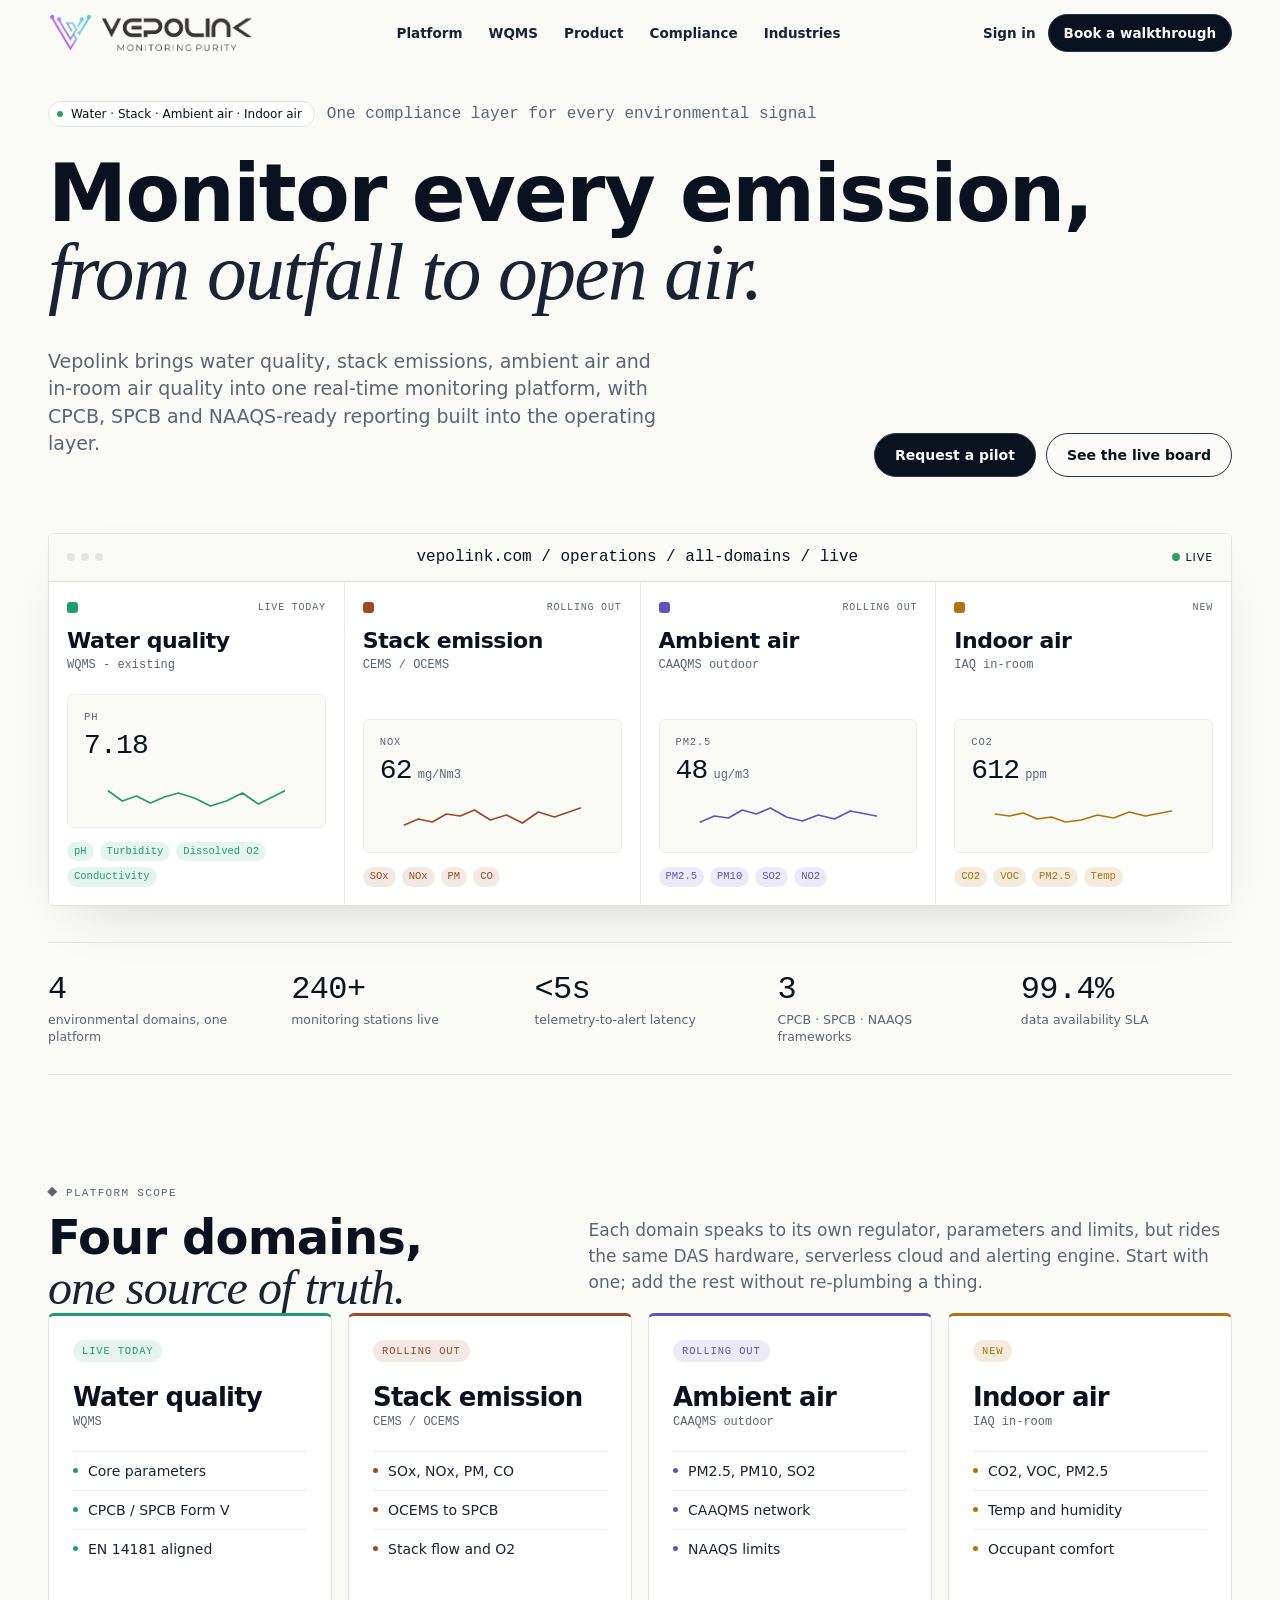
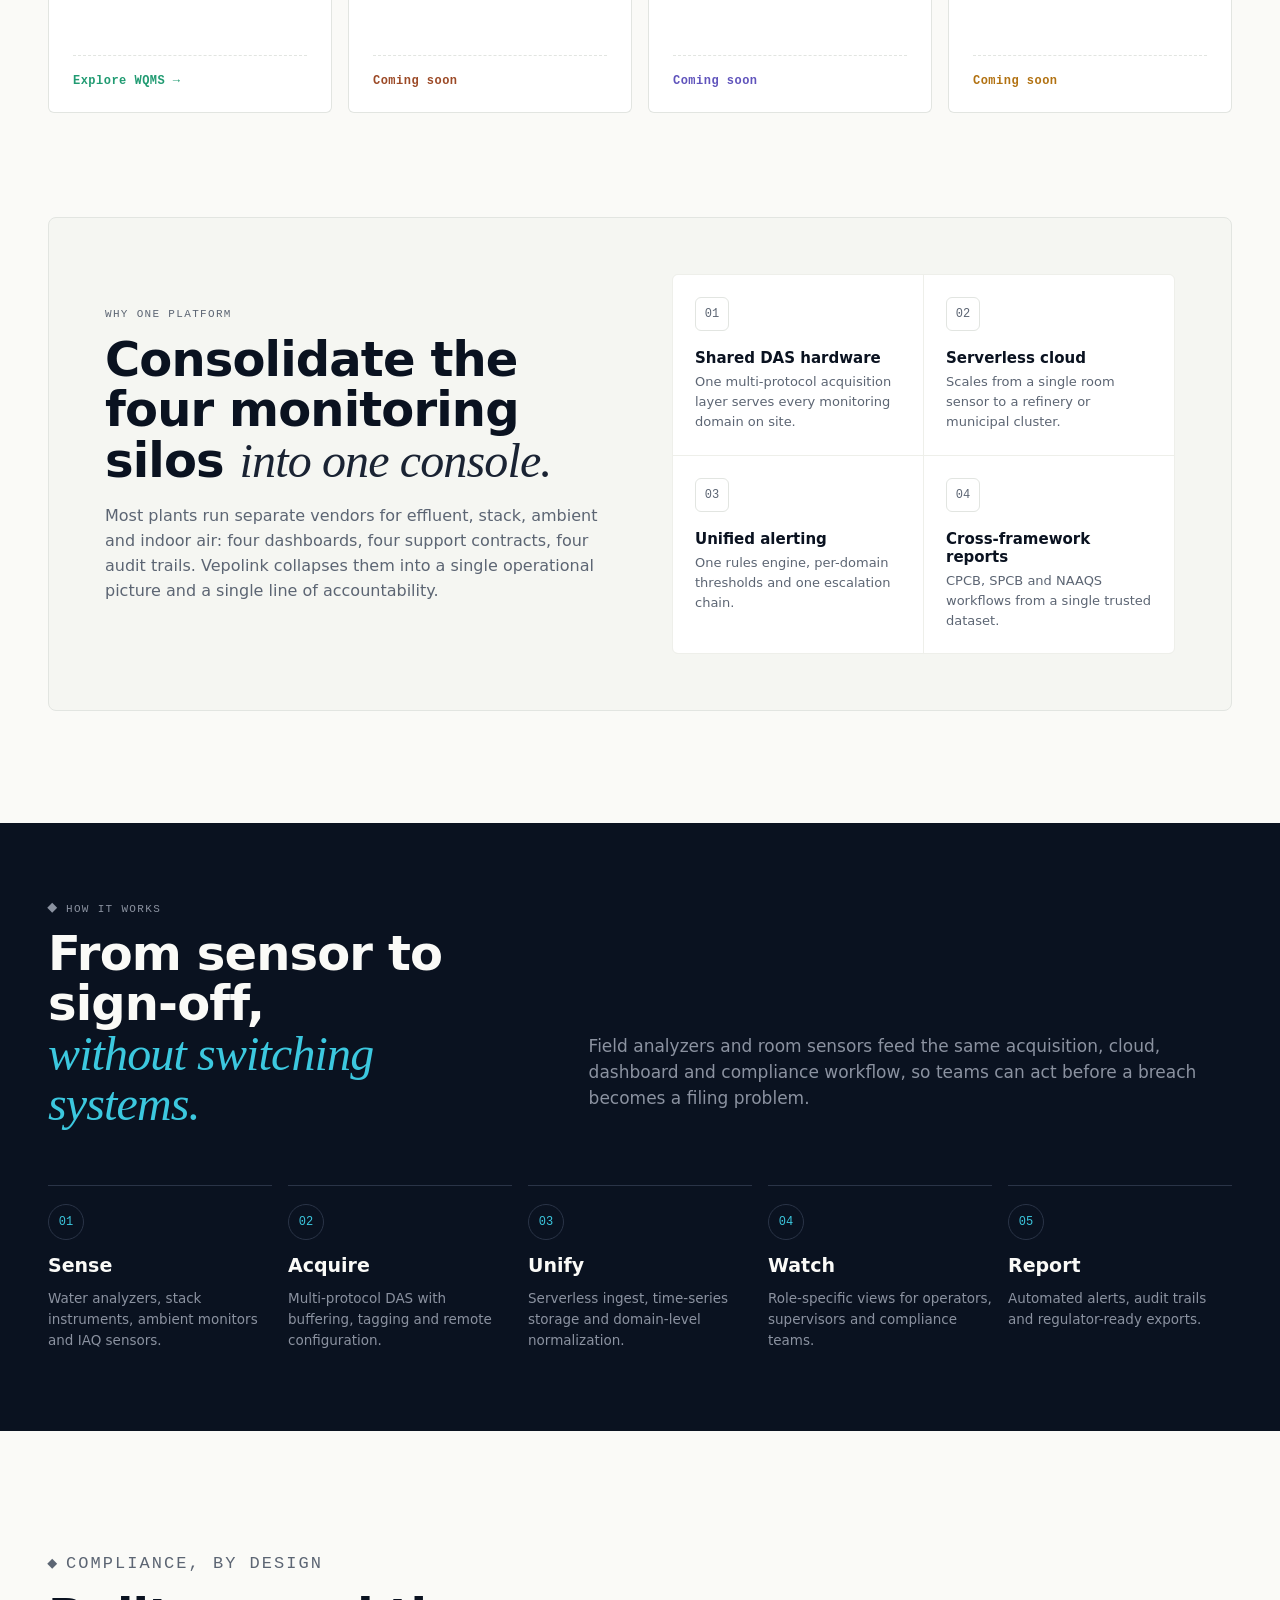
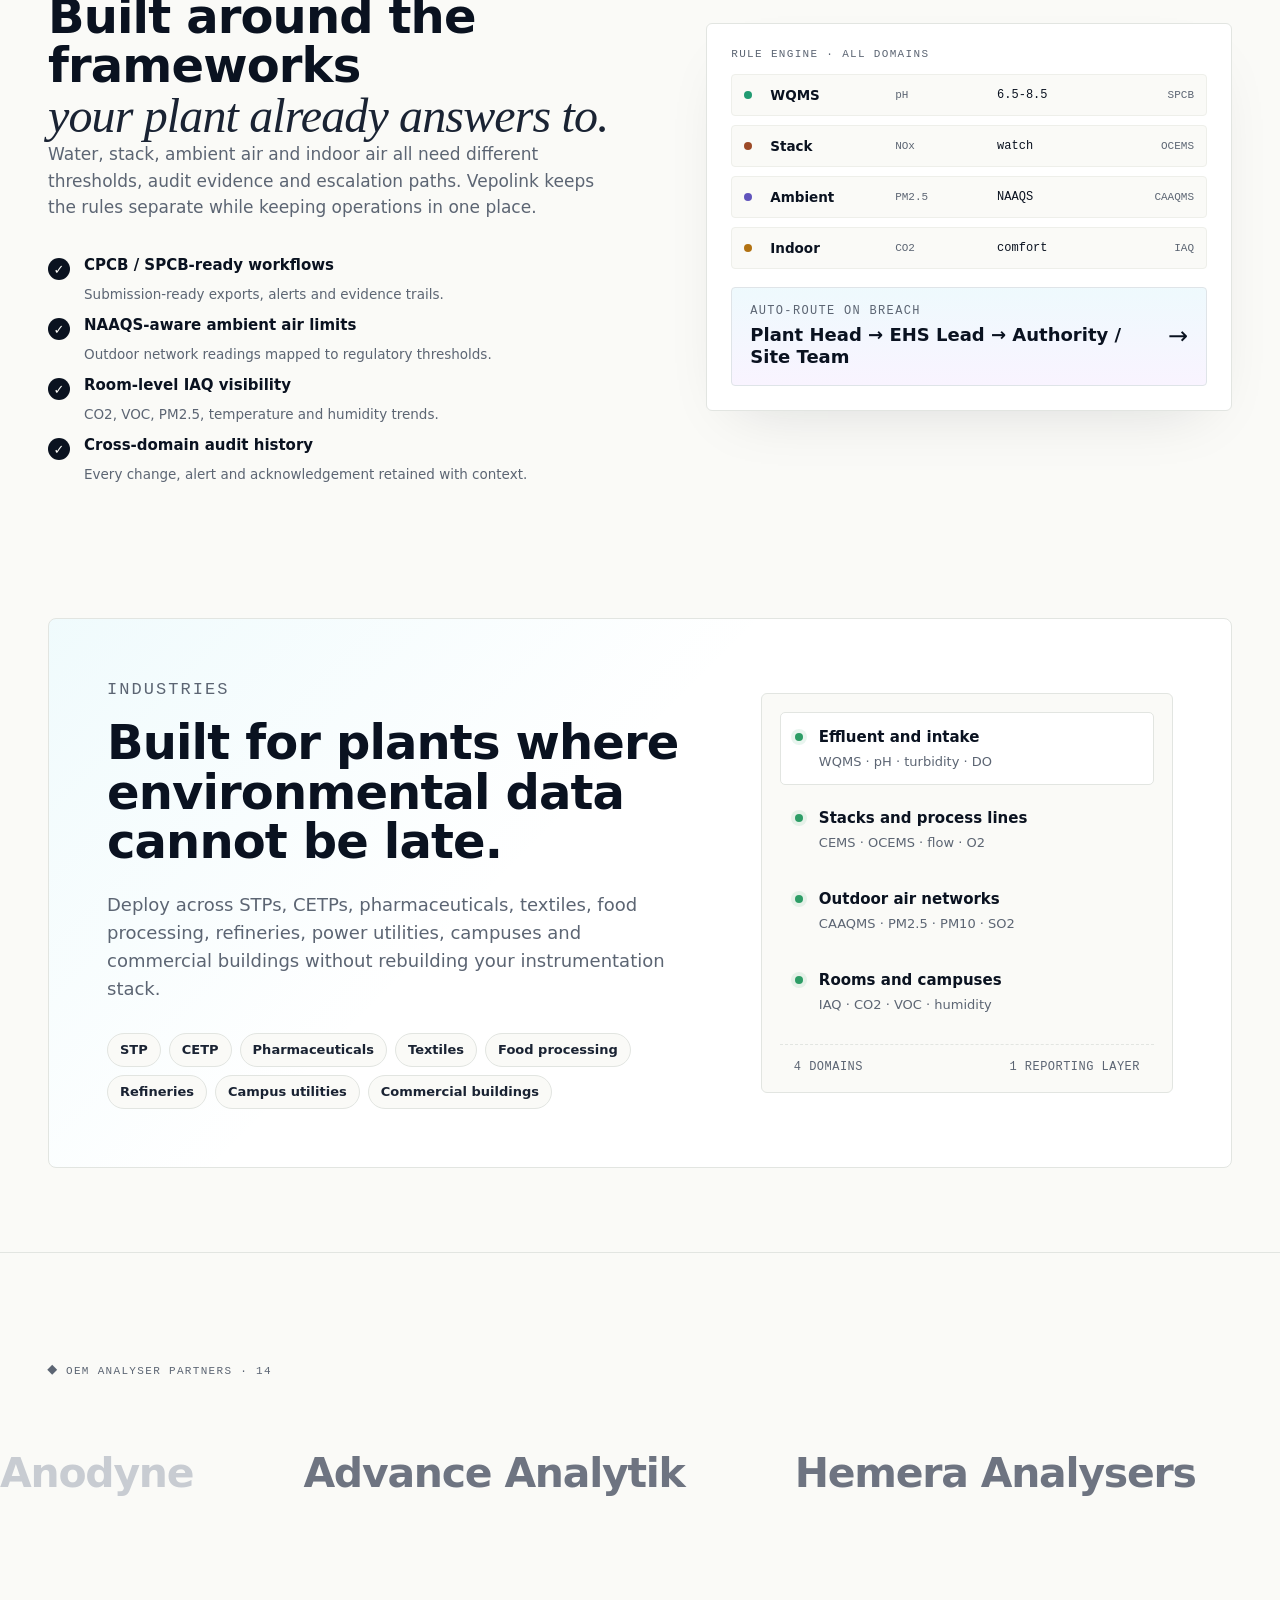
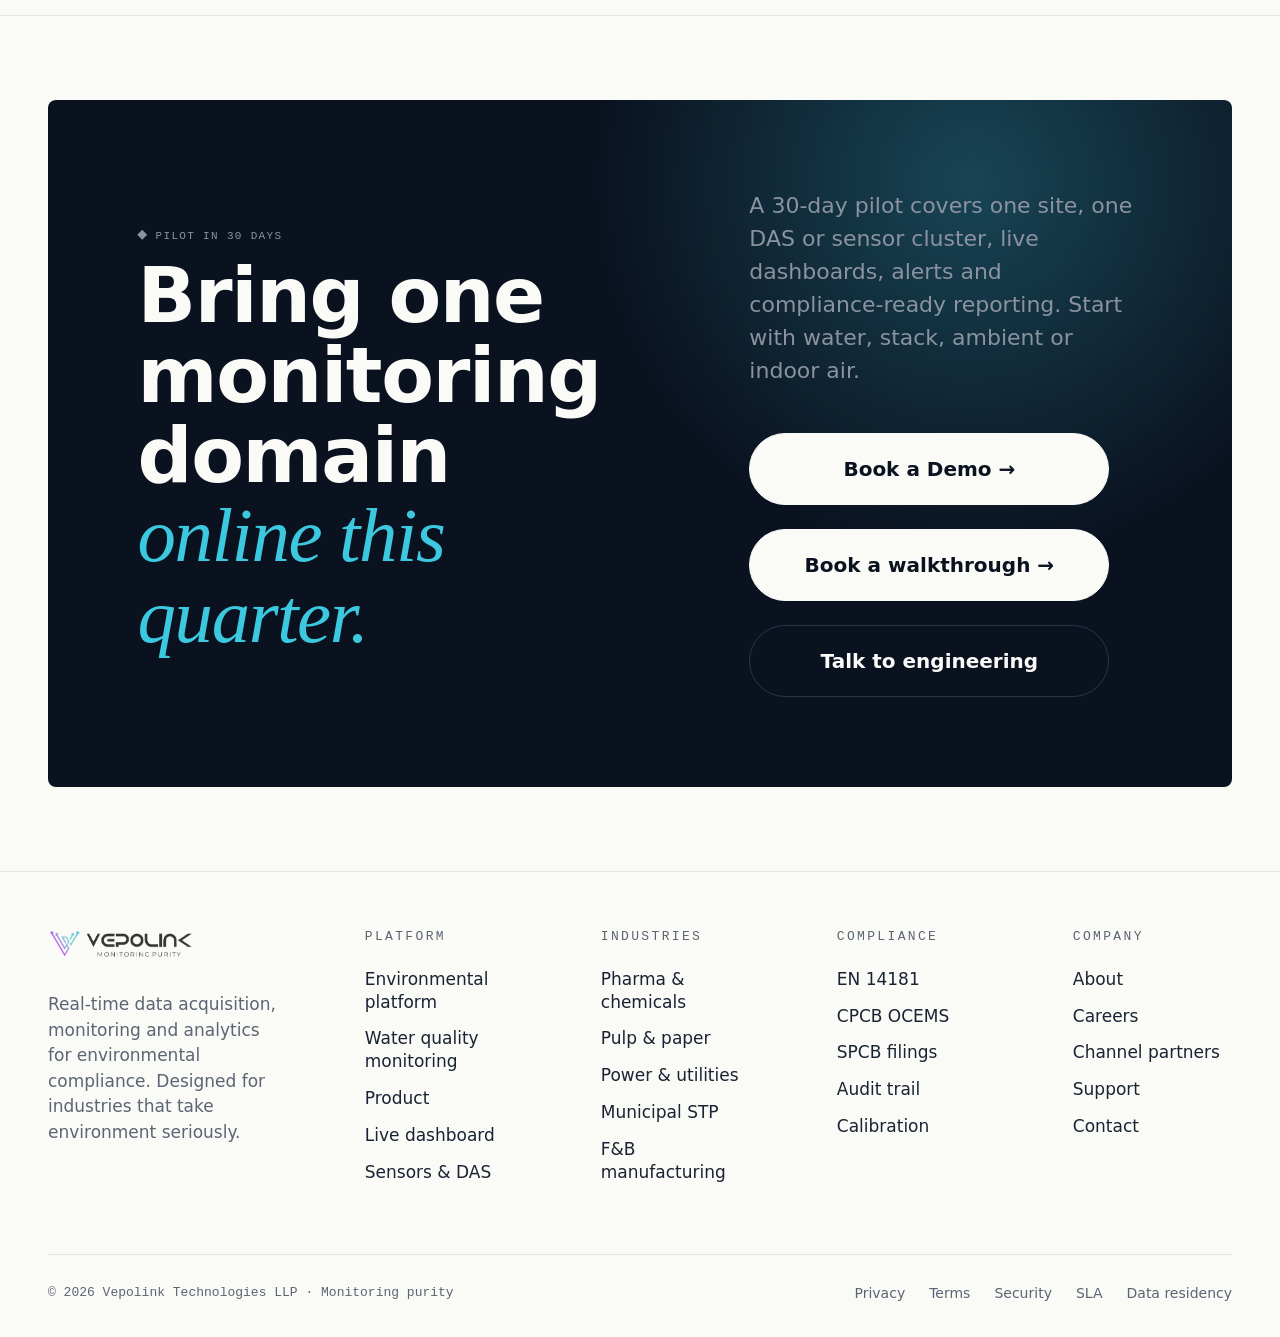
<file: index.html>
<!doctype html>
<html lang="en">

<head>
  <meta charset="utf-8">
  <meta name="viewport" content="width=device-width, initial-scale=1">
  <meta http-equiv="Content-Security-Policy"
    content="default-src 'self'; script-src 'self' 'unsafe-inline' https://unpkg.com; style-src 'self' 'unsafe-inline' https://fonts.googleapis.com; img-src 'self' data:; font-src 'self' https://fonts.gstatic.com; connect-src 'self'; object-src 'none'; base-uri 'self'; form-action 'self'; upgrade-insecure-requests">
  <meta name="referrer" content="strict-origin-when-cross-origin">
  <meta name="theme-color" content="#fafaf7">
  <meta name="description"
    content="Vepolink is an environmental monitoring platform for water quality, stack emissions, ambient air, and indoor air quality across industrial sites.">
  <meta name="robots" content="index, follow, max-image-preview:large, max-snippet:-1, max-video-preview:-1">
  <link rel="canonical" href="https://www.vepolink.com/">
  <meta name="robots" content="noindex, nofollow" />
  <meta property="og:type" content="website">
  <meta property="og:site_name" content="Vepolink">
  <meta property="og:title" content="Vepolink - Environmental monitoring platform">
  <meta property="og:description"
    content="One compliance layer for water quality, stack emissions, ambient air, and indoor air quality.">
  <meta property="og:url" content="https://www.vepolink.com/">
  <meta property="og:image" content="https://www.vepolink.com/assets/vepolink-logo-horizontal-trimmed.png">
  <meta name="twitter:card" content="summary_large_image">
  <meta name="twitter:title" content="Vepolink - Environmental monitoring platform">
  <meta name="twitter:description"
    content="One environmental monitoring platform for water, stack, ambient air, and indoor air.">
  <meta name="twitter:image" content="https://www.vepolink.com/assets/vepolink-logo-horizontal-trimmed.png">
  <title>Vepolink - Environmental Monitoring Platform</title>
  <link rel="icon" type="image/png" href="/assets/vepolink-favicon.png">
  <link rel="preload" href="/assets/site.css" as="style">
  <link rel="stylesheet" href="/assets/site.css">
  <script defer src="/assets/site.js?v=20260709"></script>
  <script type="application/ld+json">
    {
      "@context": "https://schema.org",
      "@graph": [
        {
          "@type": "Organization",
          "@id": "https://www.vepolink.com/#organization",
          "name": "VEPOLINK TECHNOLOGIES LLP",
          "alternateName": "Vepolink",
          "url": "https://www.vepolink.com/",
          "logo": "https://www.vepolink.com/assets/vepolink-logo-horizontal-trimmed.png",
          "foundingDate": "2021-07-05",
          "founder": {
            "@type": "Person",
            "name": "Nikhil Garg"
          },
          "legalName": "VEPOLINK TECHNOLOGIES LLP",
          "description": "Environmental monitoring platform for water quality, stack emissions, ambient air, and indoor air quality.",
          "address": {
            "@type": "PostalAddress",
            "streetAddress": "Unit No. 210, Second Floor, Plot No. A 5, Pearls Best Heights I, Netaji Subhash Place, Pitampura",
            "addressLocality": "New Delhi",
            "postalCode": "110034",
            "addressRegion": "Delhi",
            "addressCountry": "IN"
          },
          "contactPoint": [
            {
              "@type": "ContactPoint",
              "telephone": "+91-9810416132",
              "contactType": "customer support",
              "areaServed": "IN",
              "availableLanguage": ["en", "hi"]
            },
            {
              "@type": "ContactPoint",
              "email": "sales@vepolink.com",
              "contactType": "sales",
              "areaServed": "IN",
              "availableLanguage": ["en", "hi"]
            },
            {
              "@type": "ContactPoint",
              "email": "techsupport@vepolink.com",
              "contactType": "technical support",
              "areaServed": "IN",
              "availableLanguage": ["en", "hi"]
            }
          ]
        },
        {
          "@type": "WebSite",
          "@id": "https://www.vepolink.com/#website",
          "url": "https://www.vepolink.com/",
          "name": "Vepolink",
          "publisher": {
            "@id": "https://www.vepolink.com/#organization"
          },
          "inLanguage": "en"
        },
        {
          "@type": "WebPage",
          "@id": "https://www.vepolink.com/#webpage",
          "url": "https://www.vepolink.com/",
          "name": "Vepolink - Environmental Monitoring Platform",
          "description": "Environmental monitoring platform for water quality, stack emissions, ambient air, and indoor air quality.",
          "isPartOf": {
            "@id": "https://www.vepolink.com/#website"
          },
          "about": {
            "@id": "https://www.vepolink.com/#organization"
          },
          "publisher": {
            "@id": "https://www.vepolink.com/#organization"
          },
          "inLanguage": "en"
        }
      ]
    }
  </script>
</head>

<body>
  <a class="skip-link" href="#main">Skip to content</a>
  <site-header></site-header>

  <main id="main" class="env-home">
    <section class="env-hero" aria-labelledby="hero-title">
      <div class="shell">
        <div class="eyebrow-row">
          <span class="status-pill"><span></span> Water · Stack · Ambient air · Indoor air</span>
          <span class="mono muted">One compliance layer for every environmental signal</span>
        </div>

        <h1 id="hero-title">Monitor every emission,<br><em>from outfall to open air.</em></h1>

        <div class="env-hero-grid">
          <p>Vepolink brings water quality, stack emissions, ambient air and in-room air quality into one real-time
            monitoring platform, with CPCB, SPCB and NAAQS-ready reporting built into the operating layer.</p>
          <div class="hero-actions">
            <a class="button button-dark" href="mailto:sales@vepolink.com">Request a pilot</a>
            <a class="button button-light" href="#dashboard">See the live board</a>
          </div>
        </div>

        <section class="env-board" id="dashboard" aria-label="Unified environmental monitoring dashboard preview">
          <div class="browser-bar">
            <div class="window-dots" aria-hidden="true"><span></span><span></span><span></span></div>
            <p class="mono">vepolink.com / operations / all-domains / live</p>
            <div class="live-badge"><span></span> Live</div>
          </div>

          <div class="env-domain-grid">
            <article class="env-domain-card water">
              <div class="env-domain-top">
                <span></span>
                <small class="mono">Live today</small>
              </div>
              <h2>Water quality</h2>
              <p class="mono">WQMS - existing</p>
              <div class="env-reading">
                <small class="mono">pH</small>
                <strong class="mono">7.18</strong>
                <svg viewBox="0 0 180 38" aria-hidden="true">
                  <path d="M2 18 L16 28 L30 23 L44 30 L58 24 L72 20 L88 25 L104 33 L120 28 L136 20 L152 31 L178 18">
                  </path>
                </svg>
              </div>
              <div class="env-tags">
                <span>pH</span><span>Turbidity</span><span>Dissolved O2</span><span>Conductivity</span>
              </div>
            </article>

            <article class="env-domain-card stack">
              <div class="env-domain-top">
                <span></span>
                <small class="mono">Rolling out</small>
              </div>
              <h2>Stack emission</h2>
              <p class="mono">CEMS / OCEMS</p>
              <div class="env-reading">
                <small class="mono">NOx</small>
                <strong class="mono">62 <em>mg/Nm3</em></strong>
                <svg viewBox="0 0 180 38" aria-hidden="true">
                  <path d="M2 27 L16 21 L30 24 L44 16 L58 18 L72 12 L88 22 L104 17 L120 25 L136 14 L152 19 L178 10">
                  </path>
                </svg>
              </div>
              <div class="env-tags">
                <span>SOx</span><span>NOx</span><span>PM</span><span>CO</span>
              </div>
            </article>

            <article class="env-domain-card ambient">
              <div class="env-domain-top">
                <span></span>
                <small class="mono">Rolling out</small>
              </div>
              <h2>Ambient air</h2>
              <p class="mono">CAAQMS outdoor</p>
              <div class="env-reading">
                <small class="mono">PM2.5</small>
                <strong class="mono">48 <em>ug/m3</em></strong>
                <svg viewBox="0 0 180 38" aria-hidden="true">
                  <path d="M2 24 L16 18 L30 20 L44 12 L58 16 L72 10 L88 19 L104 23 L120 17 L136 21 L152 13 L178 18">
                  </path>
                </svg>
              </div>
              <div class="env-tags">
                <span>PM2.5</span><span>PM10</span><span>SO2</span><span>NO2</span>
              </div>
            </article>

            <article class="env-domain-card indoor">
              <div class="env-domain-top">
                <span></span>
                <small class="mono">New</small>
              </div>
              <h2>Indoor air</h2>
              <p class="mono">IAQ in-room</p>
              <div class="env-reading">
                <small class="mono">CO2</small>
                <strong class="mono">612 <em>ppm</em></strong>
                <svg viewBox="0 0 180 38" aria-hidden="true">
                  <path d="M2 16 L16 18 L30 15 L44 21 L58 19 L72 24 L88 22 L104 17 L120 20 L136 14 L152 18 L178 13">
                  </path>
                </svg>
              </div>
              <div class="env-tags">
                <span>CO2</span><span>VOC</span><span>PM2.5</span><span>Temp</span>
              </div>
            </article>
          </div>
        </section>

        <dl class="env-stats">
          <div>
            <dt>4</dt>
            <dd>environmental domains, one platform</dd>
          </div>
          <div>
            <dt>240+</dt>
            <dd>monitoring stations live</dd>
          </div>
          <div>
            <dt>&lt;5s</dt>
            <dd>telemetry-to-alert latency</dd>
          </div>
          <div>
            <dt>3</dt>
            <dd>CPCB · SPCB · NAAQS frameworks</dd>
          </div>
          <div>
            <dt>99.4%</dt>
            <dd>data availability SLA</dd>
          </div>
        </dl>
      </div>
    </section>

    <section class="section env-platform" id="platform" aria-labelledby="platform-title">
      <div class="shell split-heading">
        <div>
          <p class="mono overline">Platform scope</p>
          <h2 id="platform-title">Four domains,<br><em>one source of truth.</em></h2>
        </div>
        <p>Each domain speaks to its own regulator, parameters and limits, but rides the same DAS hardware, serverless
          cloud and alerting engine. Start with one; add the rest without re-plumbing a thing.</p>
      </div>

      <div class="shell env-pillar-grid">
        <a class="env-pillar water" href="/wqms/">
          <small class="mono">Live today</small>
          <h3>Water quality</h3>
          <p class="mono">WQMS</p>
          <ul>
            <li>Core parameters</li>
            <li>CPCB / SPCB Form V</li>
            <li>EN 14181 aligned</li>
          </ul>
          <strong class="mono">Explore WQMS →</strong>
        </a>
        <article class="env-pillar stack">
          <small class="mono">Rolling out</small>
          <h3>Stack emission</h3>
          <p class="mono">CEMS / OCEMS</p>
          <ul>
            <li>SOx, NOx, PM, CO</li>
            <li>OCEMS to SPCB</li>
            <li>Stack flow and O2</li>
          </ul>
          <strong class="mono">Coming soon</strong>
        </article>
        <article class="env-pillar ambient">
          <small class="mono">Rolling out</small>
          <h3>Ambient air</h3>
          <p class="mono">CAAQMS outdoor</p>
          <ul>
            <li>PM2.5, PM10, SO2</li>
            <li>CAAQMS network</li>
            <li>NAAQS limits</li>
          </ul>
          <strong class="mono">Coming soon</strong>
        </article>
        <article class="env-pillar indoor">
          <small class="mono">New</small>
          <h3>Indoor air</h3>
          <p class="mono">IAQ in-room</p>
          <ul>
            <li>CO2, VOC, PM2.5</li>
            <li>Temp and humidity</li>
            <li>Occupant comfort</li>
          </ul>
          <strong class="mono">Coming soon</strong>
        </article>
      </div>
    </section>

    <section class="section env-unified" aria-labelledby="unified-title">
      <div class="shell env-unified-panel">
        <div>
          <p class="mono overline">Why one platform</p>
          <h2 id="unified-title">Consolidate the four monitoring silos <em>into one console.</em></h2>
          <p>Most plants run separate vendors for effluent, stack, ambient and indoor air: four dashboards, four support
            contracts, four audit trails. Vepolink collapses them into a single operational picture and a single line of
            accountability.</p>
        </div>
        <div class="env-value-grid">
          <article><span>01</span><strong>Shared DAS hardware</strong>
            <p>One multi-protocol acquisition layer serves every monitoring domain on site.</p>
          </article>
          <article><span>02</span><strong>Serverless cloud</strong>
            <p>Scales from a single room sensor to a refinery or municipal cluster.</p>
          </article>
          <article><span>03</span><strong>Unified alerting</strong>
            <p>One rules engine, per-domain thresholds and one escalation chain.</p>
          </article>
          <article><span>04</span><strong>Cross-framework reports</strong>
            <p>CPCB, SPCB and NAAQS workflows from a single trusted dataset.</p>
          </article>
        </div>
      </div>
    </section>

    <section class="process env-process" aria-labelledby="process-title">
      <div class="shell process-head">
        <div>
          <p class="mono overline">How it works</p>
          <h2 id="process-title">From sensor to sign-off,<br><em>without switching systems.</em></h2>
        </div>
        <p>Field analyzers and room sensors feed the same acquisition, cloud, dashboard and compliance workflow, so
          teams can act before a breach becomes a filing problem.</p>
      </div>
      <ol class="shell process-grid">
        <li><span>01</span><strong>Sense</strong>
          <p>Water analyzers, stack instruments, ambient monitors and IAQ sensors.</p>
        </li>
        <li><span>02</span><strong>Acquire</strong>
          <p>Multi-protocol DAS with buffering, tagging and remote configuration.</p>
        </li>
        <li><span>03</span><strong>Unify</strong>
          <p>Serverless ingest, time-series storage and domain-level normalization.</p>
        </li>
        <li><span>04</span><strong>Watch</strong>
          <p>Role-specific views for operators, supervisors and compliance teams.</p>
        </li>
        <li><span>05</span><strong>Report</strong>
          <p>Automated alerts, audit trails and regulator-ready exports.</p>
        </li>
      </ol>
    </section>

    <section class="section compliance env-compliance" id="compliance" aria-labelledby="compliance-title">
      <div class="shell compliance-grid">
        <div>
          <p class="mono overline">Compliance, by design</p>
          <h2 id="compliance-title">Built around the frameworks<br><em>your plant already answers to.</em></h2>
          <p>Water, stack, ambient air and indoor air all need different thresholds, audit evidence and escalation
            paths. Vepolink keeps the rules separate while keeping operations in one place.</p>
          <ul class="check-list">
            <li><strong>CPCB / SPCB-ready workflows</strong><span>Submission-ready exports, alerts and evidence
                trails.</span></li>
            <li><strong>NAAQS-aware ambient air limits</strong><span>Outdoor network readings mapped to regulatory
                thresholds.</span></li>
            <li><strong>Room-level IAQ visibility</strong><span>CO2, VOC, PM2.5, temperature and humidity trends.</span>
            </li>
            <li><strong>Cross-domain audit history</strong><span>Every change, alert and acknowledgement retained with
                context.</span></li>
          </ul>
        </div>
        <aside class="env-rule-panel" aria-label="Environmental rule routing example">
          <p class="mono overline">Rule engine · all domains</p>
          <div class="env-rule-row water"><span></span><strong>WQMS</strong><small>pH</small><b>6.5-8.5</b><em>SPCB</em>
          </div>
          <div class="env-rule-row stack">
            <span></span><strong>Stack</strong><small>NOx</small><b>watch</b><em>OCEMS</em>
          </div>
          <div class="env-rule-row ambient">
            <span></span><strong>Ambient</strong><small>PM2.5</small><b>NAAQS</b><em>CAAQMS</em>
          </div>
          <div class="env-rule-row indoor">
            <span></span><strong>Indoor</strong><small>CO2</small><b>comfort</b><em>IAQ</em>
          </div>
          <div class="route-box">
            <div>
              <small>Auto-route on breach</small>
              <strong>Plant Head → EHS Lead → Authority / Site Team</strong>
            </div>
            <span aria-hidden="true">→</span>
          </div>
        </aside>
      </div>
    </section>

    <section class="section industries" id="industries" aria-labelledby="industries-title">
      <div class="shell industries-panel">
        <div class="industries-copy">
          <p class="mono overline">Industries</p>
          <h2 id="industries-title">Built for plants where environmental data cannot be late.</h2>
          <p>Deploy across STPs, CETPs, pharmaceuticals, textiles, food processing, refineries, power utilities,
            campuses and commercial buildings without rebuilding your instrumentation stack.</p>
          <div class="industry-tags" aria-label="Supported industries">
            <span>STP</span>
            <span>CETP</span>
            <span>Pharmaceuticals</span>
            <span>Textiles</span>
            <span>Food processing</span>
            <span>Refineries</span>
            <span>Campus utilities</span>
            <span>Commercial buildings</span>
          </div>
        </div>
        <aside class="industry-matrix" aria-label="Environment monitoring deployment examples">
          <div class="matrix-row active"><span></span><strong>Effluent and intake</strong><small>WQMS · pH · turbidity ·
              DO</small></div>
          <div class="matrix-row"><span></span><strong>Stacks and process lines</strong><small>CEMS · OCEMS · flow ·
              O2</small></div>
          <div class="matrix-row"><span></span><strong>Outdoor air networks</strong><small>CAAQMS · PM2.5 · PM10 ·
              SO2</small></div>
          <div class="matrix-row"><span></span><strong>Rooms and campuses</strong><small>IAQ · CO2 · VOC ·
              humidity</small></div>
          <div class="matrix-foot mono"><span>4 domains</span><span>1 reporting layer</span></div>
        </aside>
      </div>
    </section>

    <section class="partners" id="partners" aria-labelledby="partners-title">
      <div class="shell">
        <p class="mono overline">OEM analyser partners · 14</p>
        <h2 id="partners-title" class="sr-only">OEM analyser partners</h2>
        <div class="partner-marquee" aria-label="OEM analyser partners">
          <div>
            <span>Anodyne</span>
            <span>Advance Analytik</span>
            <span>Hemera Analysers</span>
            <span>Process Instruments</span>
            <span>Horiba</span>
            <span>Vasthi Instruments</span>
            <span>Adept</span>
            <span>OTT Hydromet</span>
            <span>Siemens</span>
            <span>Anodyne</span>
            <span>Advance Analytik</span>
            <span>Hemera Analysers</span>
            <span>Process Instruments</span>
            <span>Horiba</span>
            <span>Vasthi Instruments</span>
            <span>Adept</span>
            <span>OTT Hydromet</span>
            <span>Siemens</span>
          </div>
        </div>
      </div>
    </section>

    <section class="cta" id="pilot" aria-labelledby="cta-title">
      <div class="shell cta-panel">
        <div>
          <p class="mono overline">Pilot in 30 days</p>
          <h2 id="cta-title">Bring one monitoring domain<br><em>online this quarter.</em></h2>
        </div>
        <div>
          <p>A 30-day pilot covers one site, one DAS or sensor cluster, live dashboards, alerts and compliance-ready
            reporting. Start with water, stack, ambient or indoor air.</p>
          <a class="button button-light-filled" href="mailto:sales@vepolink.com">Book a Demo →</a>
          <a class="button button-light-filled" href="mailto:sales@vepolink.com">Book a walkthrough →</a>
          <a class="button button-ghost-dark" href="mailto:techsupport@vepolink.com">Talk to engineering</a>
        </div>
      </div>
    </section>
  </main>

  <site-footer></site-footer>
</body>

</html>
</file>
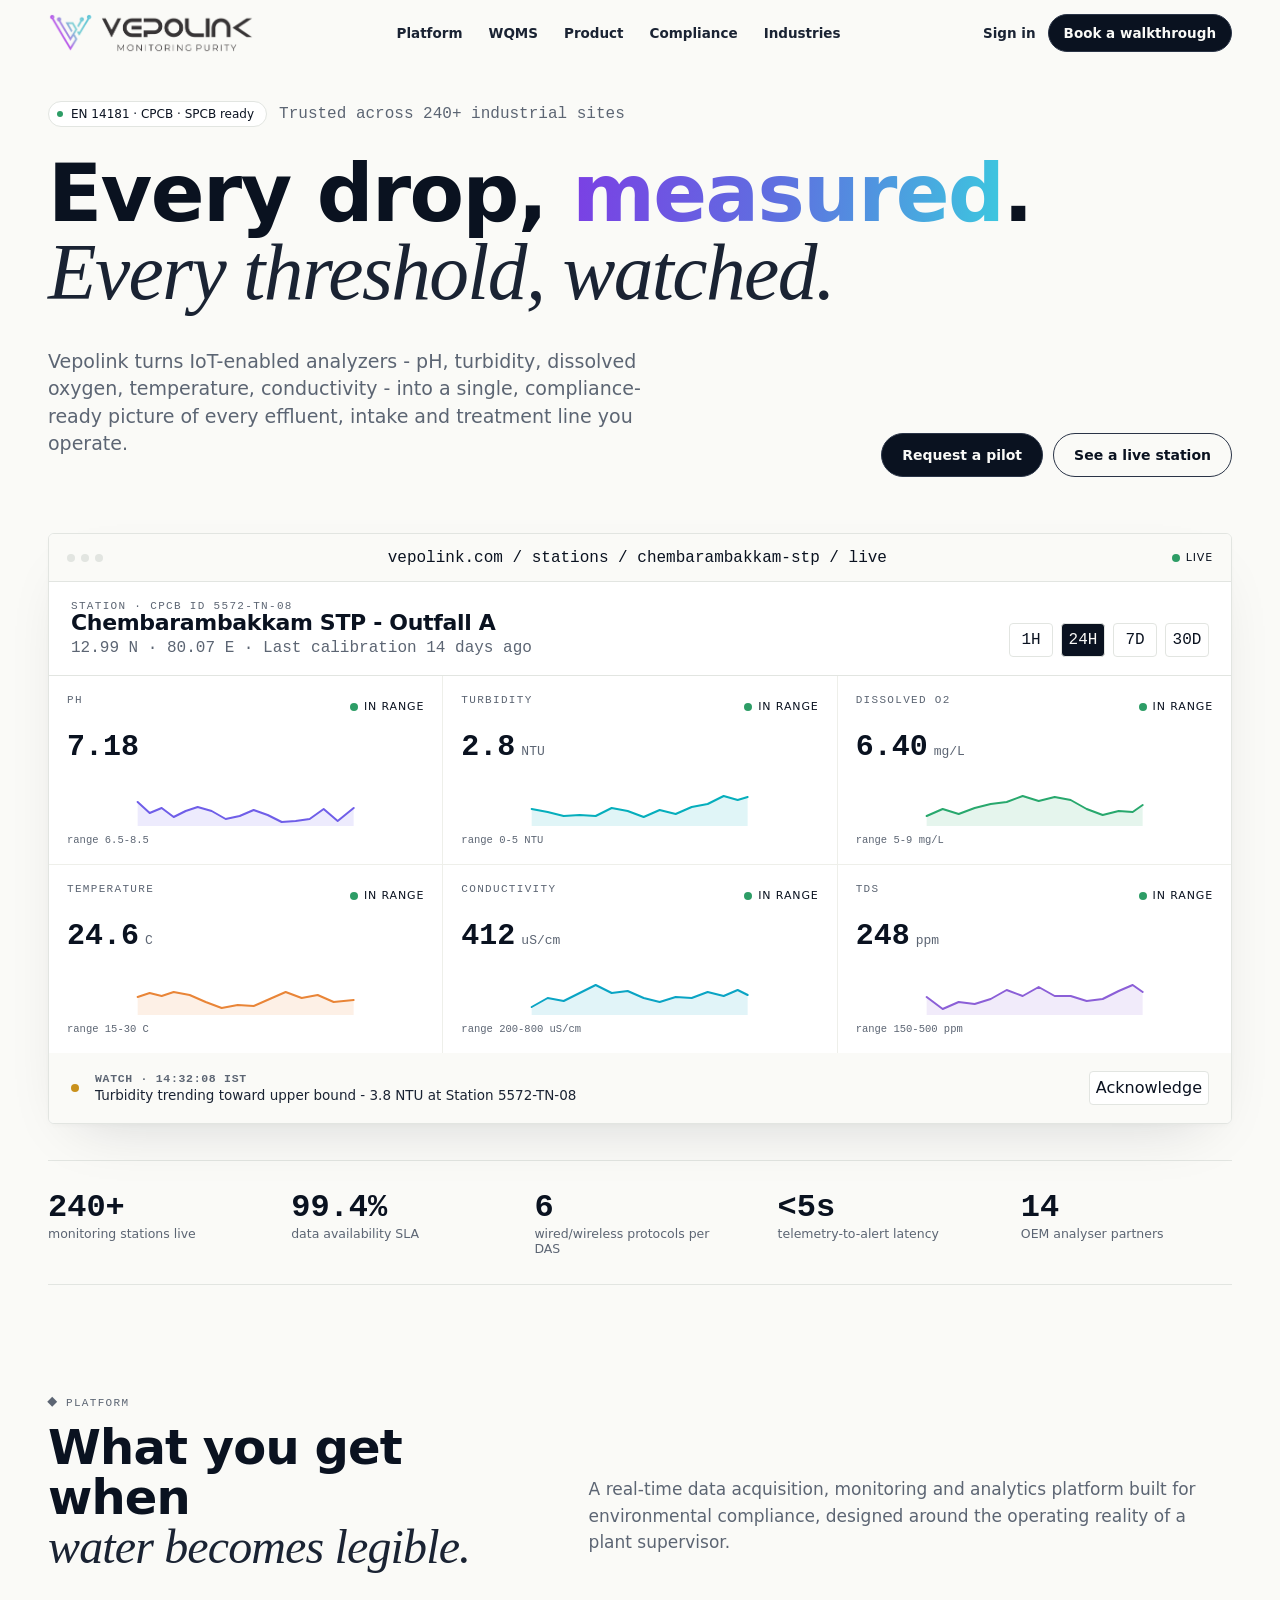
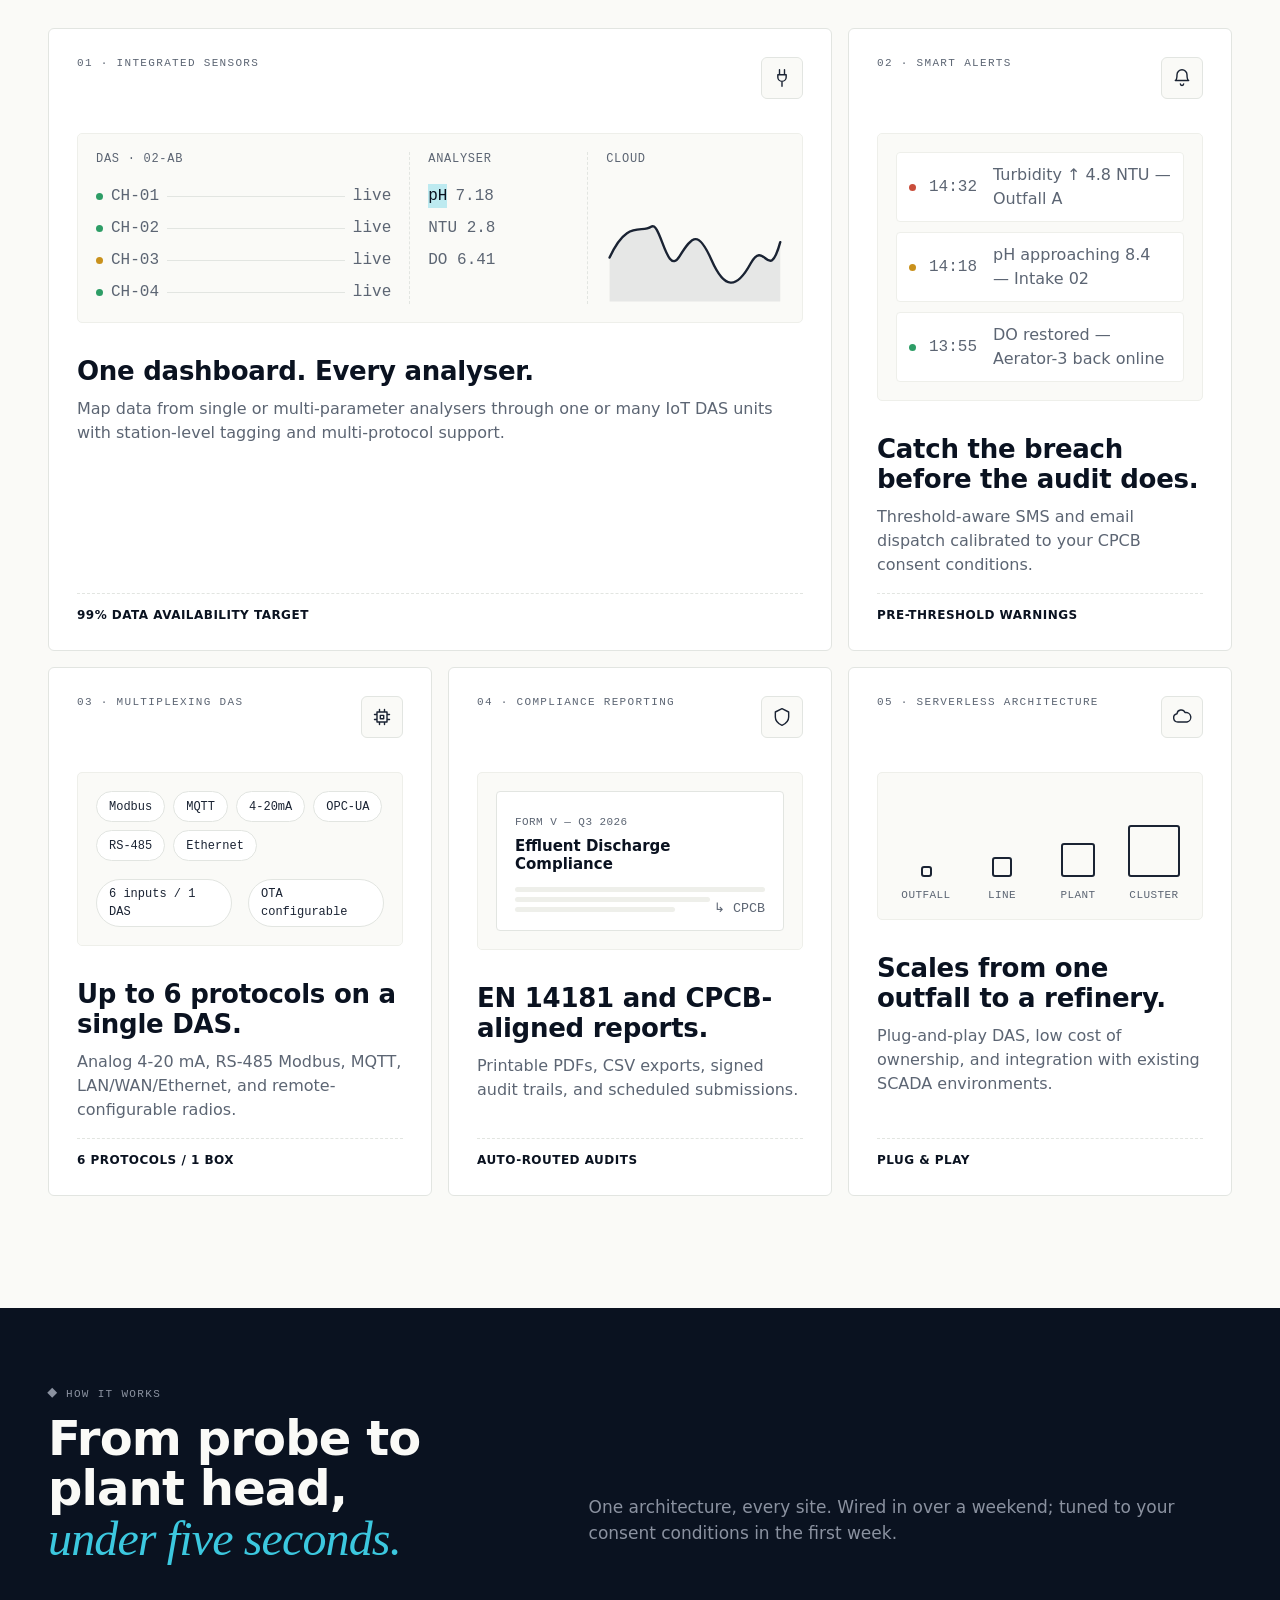
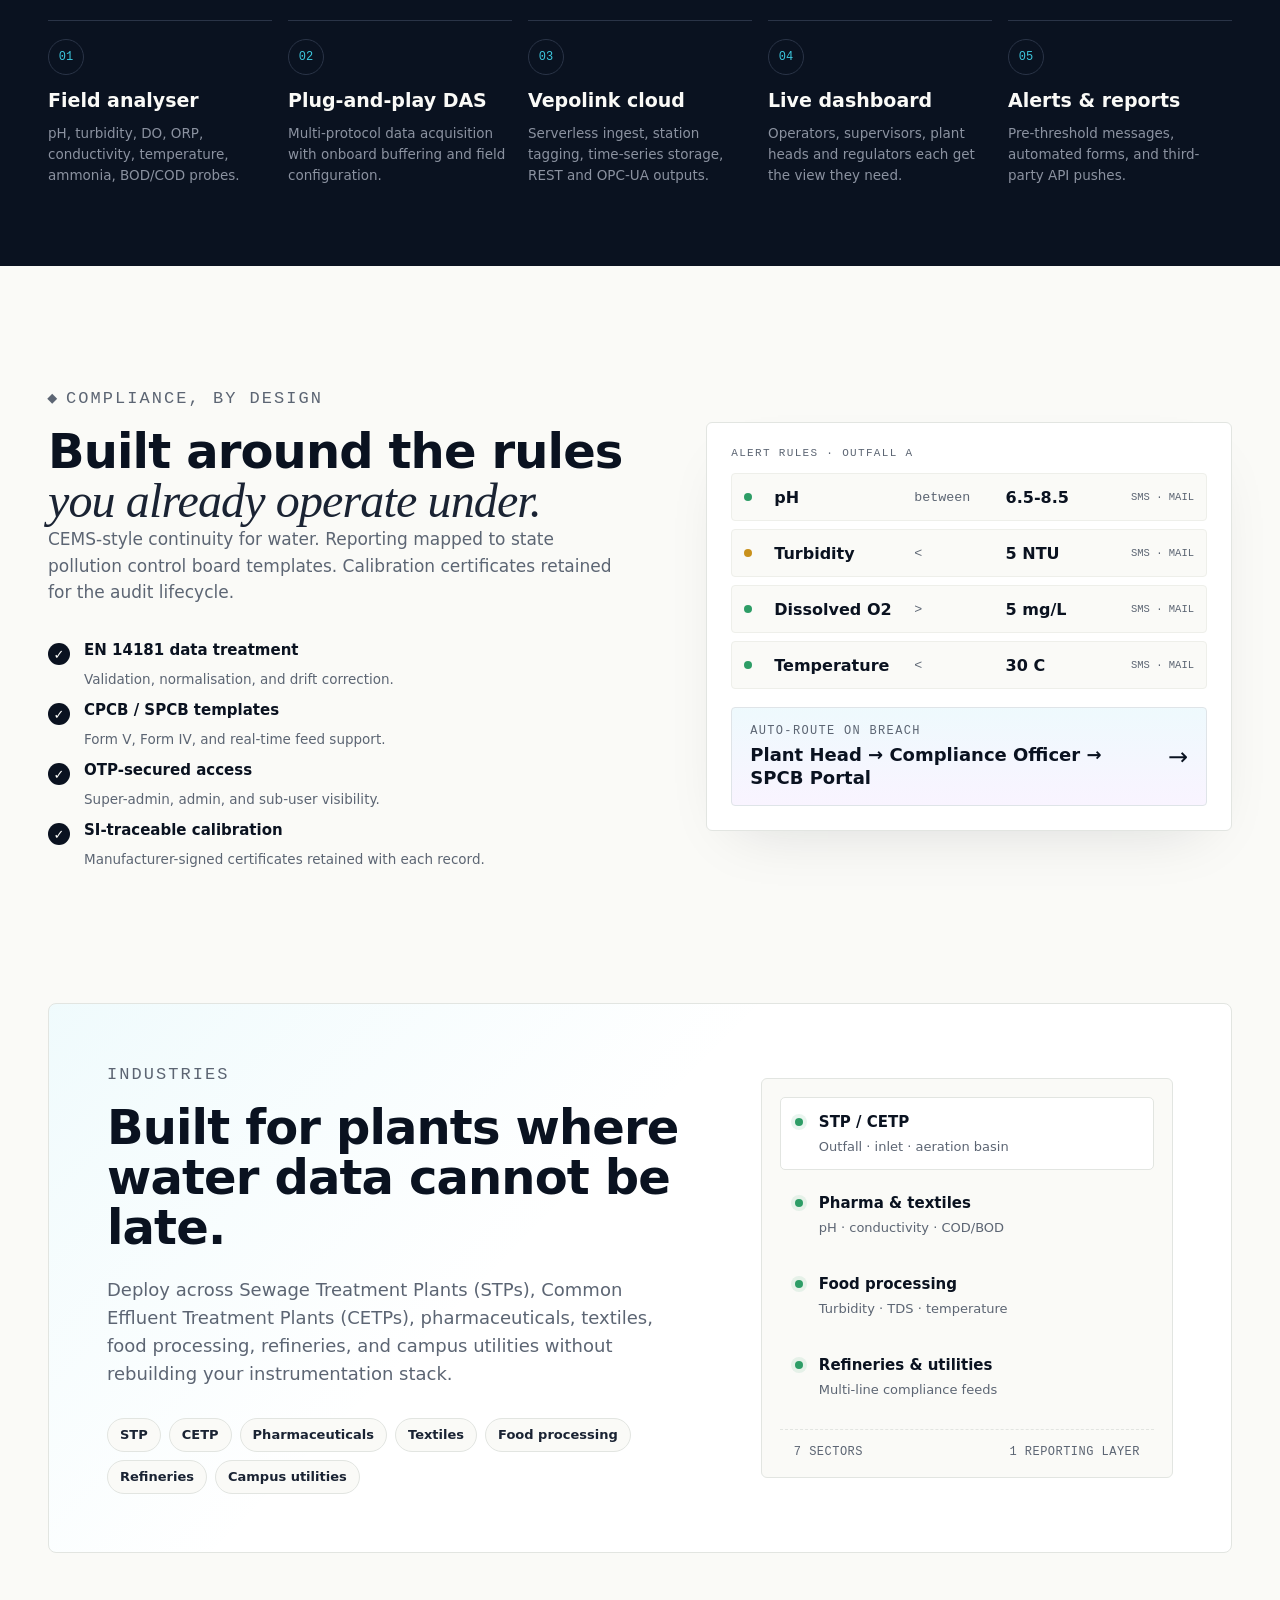
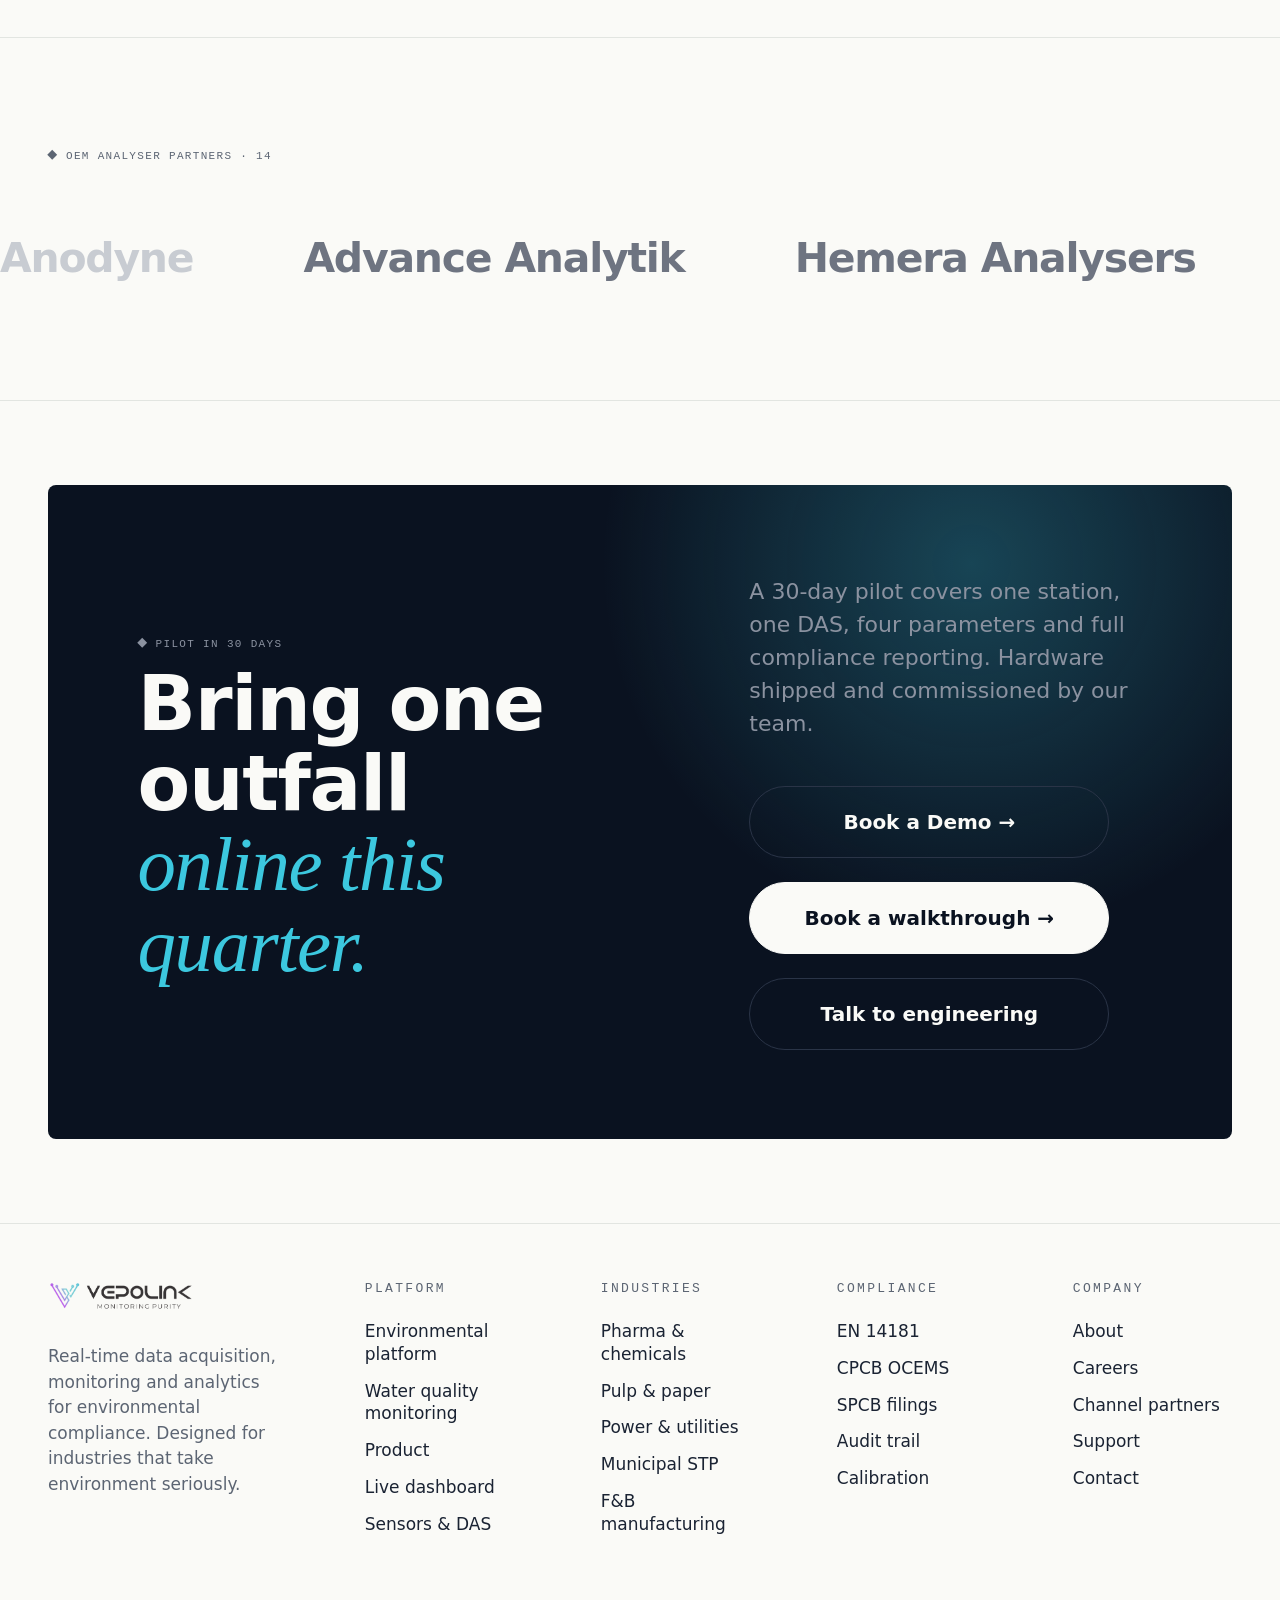
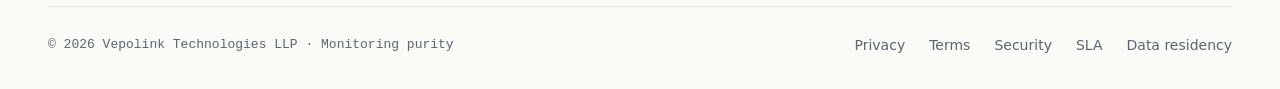
<file: wqms/index.html>
<!doctype html>
<html lang="en">

<head>
  <meta charset="utf-8">
  <meta name="viewport" content="width=device-width, initial-scale=1">
  <meta http-equiv="Content-Security-Policy"
    content="default-src 'self'; script-src 'self' 'unsafe-inline' https://unpkg.com; style-src 'self' 'unsafe-inline' https://fonts.googleapis.com; img-src 'self' data:; font-src 'self' https://fonts.gstatic.com; connect-src 'self'; object-src 'none'; base-uri 'self'; form-action 'self'; upgrade-insecure-requests">
  <meta name="referrer" content="strict-origin-when-cross-origin">
  <meta name="theme-color" content="#fafaf7">
  <meta name="description"
    content="Vepolink delivers real-time water-quality monitoring, IoT DAS integration, alerts, and compliance reporting for industrial sites.">
  <meta name="robots" content="index, follow, max-image-preview:large, max-snippet:-1, max-video-preview:-1">
  <link rel="canonical" href="https://www.vepolink.com/wqms/">
  <meta property="og:type" content="website">
  <meta property="og:site_name" content="Vepolink">
  <meta property="og:title" content="Vepolink - Real-time water intelligence">
  <meta property="og:description"
    content="Instrument-grade water intelligence for effluent, intake, and treatment lines.">
  <meta property="og:url" content="https://www.vepolink.com/wqms/">
  <meta property="og:image" content="https://www.vepolink.com/assets/vepolink-logo-horizontal-trimmed.png">
  <meta name="twitter:card" content="summary_large_image">
  <meta name="twitter:title" content="Vepolink - Real-time water intelligence">
  <meta name="twitter:description"
    content="Instrument-grade water intelligence for effluent, intake, and treatment lines.">
  <meta name="twitter:image" content="https://www.vepolink.com/assets/vepolink-logo-horizontal-trimmed.png">
  <title>Vepolink - Real-time Water Intelligence</title>
  <link rel="icon" type="image/png" href="/assets/vepolink-favicon.png">
  <link rel="preload" href="/assets/site.css" as="style">
  <link rel="stylesheet" href="/assets/site.css">
  <script defer src="/assets/site.js?v=20260609"></script>
  <script type="application/ld+json">
    {
      "@context": "https://schema.org",
      "@graph": [
        {
          "@type": "Organization",
          "@id": "https://www.vepolink.com/#organization",
          "name": "VEPOLINK TECHNOLOGIES LLP",
          "alternateName": "Vepolink",
          "url": "https://www.vepolink.com/",
          "logo": "https://www.vepolink.com/assets/vepolink-logo-horizontal-trimmed.png",
          "foundingDate": "2021-07-05",
          "founder": {
            "@type": "Person",
            "name": "Nikhil Garg"
          },
          "legalName": "VEPOLINK TECHNOLOGIES LLP",
          "description": "Real-time water-quality monitoring and compliance intelligence for industrial sites.",
          "address": {
            "@type": "PostalAddress",
            "streetAddress": "Unit No. 210, Second Floor, Plot No. A 5, Pearls Best Heights I, Netaji Subhash Place, Pitampura",
            "addressLocality": "New Delhi",
            "postalCode": "110034",
            "addressRegion": "Delhi",
            "addressCountry": "IN"
          },
          "contactPoint": [
            {
              "@type": "ContactPoint",
              "telephone": "+91-9810416132",
              "contactType": "customer support",
              "areaServed": "IN",
              "availableLanguage": ["en", "hi"]
            },
            {
              "@type": "ContactPoint",
              "email": "sales@vepolink.com",
              "contactType": "sales",
              "areaServed": "IN",
              "availableLanguage": ["en", "hi"]
            },
            {
              "@type": "ContactPoint",
              "email": "techsupport@vepolink.com",
              "contactType": "technical support",
              "areaServed": "IN",
              "availableLanguage": ["en", "hi"]
            }
          ],
          "additionalType": "Limited Liability Partnership company incorporated on July 05, 2021"
        },
        {
          "@type": "WebSite",
          "@id": "https://www.vepolink.com/#website",
          "url": "https://www.vepolink.com/",
          "name": "Vepolink",
          "publisher": {
            "@id": "https://www.vepolink.com/#organization"
          },
          "inLanguage": "en"
        },
        {
          "@type": "WebPage",
          "@id": "https://www.vepolink.com/wqms/#webpage",
          "url": "https://www.vepolink.com/wqms/",
          "name": "Vepolink - Real-time Water Intelligence",
          "description": "Real-time water-quality monitoring, IoT DAS integration, alerts, and compliance reporting for industrial sites.",
          "isPartOf": {
            "@id": "https://www.vepolink.com/#website"
          },
          "about": {
            "@id": "https://www.vepolink.com/#organization"
          },
          "publisher": {
            "@id": "https://www.vepolink.com/#organization"
          },
          "inLanguage": "en"
        }
      ]
    }
  </script>
</head>

<body>
  <a class="skip-link" href="#main">Skip to content</a>
  <site-header></site-header>

  <main id="main">
    <section class="hero" aria-labelledby="hero-title">
      <div class="shell">
        <div class="eyebrow-row">
          <span class="status-pill"><span></span> EN 14181 · CPCB · SPCB ready</span>
          <span class="mono muted">Trusted across 240+ industrial sites</span>
        </div>
        <h1 id="hero-title">Every drop, <span class="grad-text">measured</span>.<br><em>Every threshold, watched.</em>
        </h1>
        <div class="hero-grid">
          <p>Vepolink turns IoT-enabled analyzers - pH, turbidity, dissolved oxygen, temperature, conductivity - into a
            single, compliance-ready picture of every effluent, intake and treatment line you operate.</p>
          <div class="hero-actions">
            <a class="button button-dark" href="#pilot">Request a pilot</a>
            <a class="button button-light" href="#dashboard">See a live station</a>
          </div>
        </div>

        <section class="dashboard-frame" id="dashboard" aria-label="Live operator dashboard preview">
          <div class="browser-bar">
            <div class="window-dots" aria-hidden="true"><span></span><span></span><span></span></div>
            <p class="mono">vepolink.com / stations / chembarambakkam-stp / live</p>
            <div class="live-badge"><span></span> Live</div>
          </div>
          <div class="station-bar">
            <div>
              <p class="mono overline">Station · CPCB ID 5572-TN-08</p>
              <h2>Chembarambakkam STP - Outfall A</h2>
              <p class="mono muted">12.99 N · 80.07 E · Last calibration 14 days ago</p>
            </div>
            <div class="range-tabs" aria-label="Time range">
              <button type="button">1H</button>
              <button type="button" aria-pressed="true">24H</button>
              <button type="button">7D</button>
              <button type="button">30D</button>
            </div>
          </div>
          <div class="metric-grid">
            <article class="metric-card metric-ph">
              <div><span class="mono overline">pH</span><span class="metric-state ok">in range</span></div>
              <p><span data-metric="ph">7.18</span><small></small></p>
              <svg viewBox="0 0 220 44" role="img" aria-label="Stable pH trend">
                <path class="chart-fill"
                  d="M2 20 L14 31 L26 26 L38 35 L50 29 L62 25 L76 29 L90 37 L104 34 L118 28 L132 33 L146 40 L160 39 L174 37 L188 27 L202 39 L218 26 L218 44 L2 44 Z">
                </path>
                <path class="chart-line"
                  d="M2 20 L14 31 L26 26 L38 35 L50 29 L62 25 L76 29 L90 37 L104 34 L118 28 L132 33 L146 40 L160 39 L174 37 L188 27 L202 39 L218 26">
                </path>
              </svg>
              <footer>range 6.5-8.5</footer>
            </article>
            <article class="metric-card metric-turbidity">
              <div><span class="mono overline">Turbidity</span><span class="metric-state ok">in range</span></div>
              <p><span data-metric="turbidity">2.8</span><small>NTU</small></p>
              <svg viewBox="0 0 220 44" role="img" aria-label="Turbidity trend">
                <path class="chart-fill"
                  d="M2 27 L18 30 L34 34 L50 33 L66 34 L82 26 L98 29 L114 35 L130 28 L146 32 L162 25 L178 22 L194 14 L208 18 L218 15 L218 44 L2 44 Z">
                </path>
                <path class="chart-line"
                  d="M2 27 L18 30 L34 34 L50 33 L66 34 L82 26 L98 29 L114 35 L130 28 L146 32 L162 25 L178 22 L194 14 L208 18 L218 15">
                </path>
              </svg>
              <footer>range 0-5 NTU</footer>
            </article>
            <article class="metric-card metric-do">
              <div><span class="mono overline">Dissolved O2</span><span class="metric-state ok">in range</span></div>
              <p><span data-metric="do">6.40</span><small>mg/L</small></p>
              <svg viewBox="0 0 220 44" role="img" aria-label="Dissolved oxygen trend">
                <path class="chart-fill"
                  d="M2 34 L18 27 L34 32 L50 26 L66 22 L82 20 L98 14 L114 19 L130 15 L146 18 L162 27 L178 33 L194 29 L208 30 L218 23 L218 44 L2 44 Z">
                </path>
                <path class="chart-line"
                  d="M2 34 L18 27 L34 32 L50 26 L66 22 L82 20 L98 14 L114 19 L130 15 L146 18 L162 27 L178 33 L194 29 L208 30 L218 23">
                </path>
              </svg>
              <footer>range 5-9 mg/L</footer>
            </article>
            <article class="metric-card metric-temp">
              <div><span class="mono overline">Temperature</span><span class="metric-state ok">in range</span></div>
              <p><span data-metric="temp">24.6</span><small>C</small></p>
              <svg viewBox="0 0 220 44" role="img" aria-label="Temperature trend">
                <path class="chart-fill"
                  d="M2 26 L14 22 L26 25 L38 21 L54 24 L70 31 L86 37 L102 34 L118 35 L134 28 L150 21 L166 27 L182 24 L198 31 L218 29 L218 44 L2 44 Z">
                </path>
                <path class="chart-line"
                  d="M2 26 L14 22 L26 25 L38 21 L54 24 L70 31 L86 37 L102 34 L118 35 L134 28 L150 21 L166 27 L182 24 L198 31 L218 29">
                </path>
              </svg>
              <footer>range 15-30 C</footer>
            </article>
            <article class="metric-card metric-conductivity">
              <div><span class="mono overline">Conductivity</span><span class="metric-state ok">in range</span></div>
              <p><span data-metric="conductivity">412</span><small>uS/cm</small></p>
              <svg viewBox="0 0 220 44" role="img" aria-label="Conductivity trend">
                <path class="chart-fill"
                  d="M2 36 L18 27 L34 30 L50 22 L66 14 L82 22 L98 20 L114 27 L130 31 L146 26 L162 27 L178 21 L194 25 L208 19 L218 24 L218 44 L2 44 Z">
                </path>
                <path class="chart-line"
                  d="M2 36 L18 27 L34 30 L50 22 L66 14 L82 22 L98 20 L114 27 L130 31 L146 26 L162 27 L178 21 L194 25 L208 19 L218 24">
                </path>
              </svg>
              <footer>range 200-800 uS/cm</footer>
            </article>
            <article class="metric-card metric-tds">
              <div><span class="mono overline">TDS</span><span class="metric-state ok">in range</span></div>
              <p><span data-metric="tds">248</span><small>ppm</small></p>
              <svg viewBox="0 0 220 44" role="img" aria-label="TDS trend">
                <path class="chart-fill"
                  d="M2 26 L18 38 L34 31 L50 33 L66 28 L82 19 L98 25 L114 16 L130 25 L146 25 L162 30 L178 28 L194 20 L208 14 L218 21 L218 44 L2 44 Z">
                </path>
                <path class="chart-line"
                  d="M2 26 L18 38 L34 31 L50 33 L66 28 L82 19 L98 25 L114 16 L130 25 L146 25 L162 30 L178 28 L194 20 L208 14 L218 21">
                </path>
              </svg>
              <footer>range 150-500 ppm</footer>
            </article>
          </div>
          <div class="alert-strip">
            <span aria-hidden="true"></span>
            <p><strong>Watch · 14:32:08 IST</strong> Turbidity trending toward upper bound - 3.8 NTU at Station
              5572-TN-08</p>
            <button type="button">Acknowledge</button>
          </div>
        </section>

        <dl class="stats-strip">
          <div>
            <dt>240+</dt>
            <dd>monitoring stations live</dd>
          </div>
          <div>
            <dt>99.4%</dt>
            <dd>data availability SLA</dd>
          </div>
          <div>
            <dt>6</dt>
            <dd>wired/wireless protocols per DAS</dd>
          </div>
          <div>
            <dt>&lt;5s</dt>
            <dd>telemetry-to-alert latency</dd>
          </div>
          <div>
            <dt>14</dt>
            <dd>OEM analyser partners</dd>
          </div>
        </dl>
      </div>
    </section>

    <section class="section" id="platform" aria-labelledby="platform-title">
      <div class="shell split-heading">
        <div>
          <p class="mono overline">Platform</p>
          <h2 id="platform-title">What you get when<br><em>water becomes legible.</em></h2>
        </div>
        <p>A real-time data acquisition, monitoring and analytics platform built for environmental compliance, designed
          around the operating reality of a plant supervisor.</p>
      </div>
      <div class="shell capability-grid">
        <article class="cap-card wide" id="sensors">
          <div class="cap-top">
            <p class="mono overline">01 · Integrated sensors</p><span class="cap-icon" aria-hidden="true"><svg
                viewBox="0 0 24 24">
                <path d="M9 2v6M15 2v6M7 8h10v3a5 5 0 0 1-10 0V8zM12 17v5"></path>
              </svg></span>
          </div>
          <div class="cap-visual rack-visual" aria-hidden="true">
            <div>
              <span class="mono">DAS · 02-AB</span>
              <p><i></i>CH-01<b></b>live</p>
              <p><i></i>CH-02<b></b>live</p>
              <p><i class="warn-dot"></i>CH-03<b></b>live</p>
              <p><i></i>CH-04<b></b>live</p>
            </div>
            <div>
              <span class="mono">Analyser</span>
              <p><mark>pH</mark> 7.18</p>
              <p>NTU 2.8</p>
              <p>DO 6.41</p>
            </div>
            <div class="cloud-mini">
              <span class="mono">Cloud</span>
              <svg viewBox="0 0 150 80" role="img" aria-label="Cloud data trend">
                <path class="cloud-fill"
                  d="M3 41 C18 8 30 21 38 15 S51 58 62 40 78 18 89 43 110 68 122 46 137 64 147 28 L147 78 L3 78 Z">
                </path>
                <path class="cloud-line"
                  d="M3 41 C18 8 30 21 38 15 S51 58 62 40 78 18 89 43 110 68 122 46 137 64 147 28"></path>
              </svg>
            </div>
          </div>
          <h3>One dashboard. Every analyser.</h3>
          <p>Map data from single or multi-parameter analysers through one or many IoT DAS units with station-level
            tagging and multi-protocol support.</p>
          <strong>99% data availability target</strong>
        </article>
        <article class="cap-card">
          <div class="cap-top">
            <p class="mono overline">02 · Smart alerts</p><span class="cap-icon" aria-hidden="true"><svg
                viewBox="0 0 24 24">
                <path d="M6 8a6 6 0 0 1 12 0c0 6 2 7 2 7H4s2-1 2-7zM10 19a2 2 0 0 0 4 0"></path>
              </svg></span>
          </div>
          <div class="cap-visual alert-visual" aria-hidden="true">
            <p><i class="alert-dot"></i><span>14:32</span>Turbidity ↑ 4.8 NTU — Outfall A</p>
            <p><i class="warn-dot"></i><span>14:18</span>pH approaching 8.4 — Intake 02</p>
            <p><i></i><span>13:55</span>DO restored — Aerator-3 back online</p>
          </div>
          <h3>Catch the breach before the audit does.</h3>
          <p>Threshold-aware SMS and email dispatch calibrated to your CPCB consent conditions.</p>
          <strong>Pre-threshold warnings</strong>
        </article>
        <article class="cap-card">
          <div class="cap-top">
            <p class="mono overline">03 · Multiplexing DAS</p><span class="cap-icon" aria-hidden="true"><svg
                viewBox="0 0 24 24">
                <path d="M9 3v2M15 3v2M9 19v2M15 19v2M3 9h2M3 15h2M19 9h2M19 15h2M6 6h12v12H6zM10 10h4v4h-4z"></path>
              </svg></span>
          </div>
          <div class="cap-visual protocol-visual" aria-hidden="true">
            <div>
              <span>Modbus</span><span>MQTT</span><span>4-20mA</span><span>OPC-UA</span><span>RS-485</span><span>Ethernet</span>
            </div>
            <p><span>6 inputs / 1 DAS</span><span>OTA configurable</span></p>
          </div>
          <h3>Up to 6 protocols on a single DAS.</h3>
          <p>Analog 4-20 mA, RS-485 Modbus, MQTT, LAN/WAN/Ethernet, and remote-configurable radios.</p>
          <strong>6 protocols / 1 box</strong>
        </article>
        <article class="cap-card">
          <div class="cap-top">
            <p class="mono overline">04 · Compliance reporting</p><span class="cap-icon" aria-hidden="true"><svg
                viewBox="0 0 24 24">
                <path d="M12 2 4 6v6c0 5 3.5 8 8 10 4.5-2 8-5 8-10V6l-8-4z"></path>
              </svg></span>
          </div>
          <div class="cap-visual report-visual" aria-hidden="true">
            <div>
              <span class="mono">Form V — Q3 2026</span>
              <strong>Effluent Discharge Compliance</strong>
              <i></i><i></i><i></i>
              <small>↳ CPCB</small>
            </div>
          </div>
          <h3>EN 14181 and CPCB-aligned reports.</h3>
          <p>Printable PDFs, CSV exports, signed audit trails, and scheduled submissions.</p>
          <strong>Auto-routed audits</strong>
        </article>
        <article class="cap-card">
          <div class="cap-top">
            <p class="mono overline">05 · Serverless architecture</p><span class="cap-icon" aria-hidden="true"><svg
                viewBox="0 0 24 24">
                <path d="M7 18a5 5 0 0 1-1-9.9 5 5 0 0 1 9.6-1.4A4.5 4.5 0 0 1 18 18H7z"></path>
              </svg></span>
          </div>
          <div class="cap-visual scale-visual" aria-hidden="true">
            <span><i></i>Outfall</span>
            <span><i></i>Line</span>
            <span><i></i>Plant</span>
            <span><i></i>Cluster</span>
          </div>
          <h3>Scales from one outfall to a refinery.</h3>
          <p>Plug-and-play DAS, low cost of ownership, and integration with existing SCADA environments.</p>
          <strong>Plug &amp; play</strong>
        </article>
      </div>
    </section>

    <section class="process" aria-labelledby="process-title">
      <div class="shell process-head">
        <div>
          <p class="mono overline">How it works</p>
          <h2 id="process-title">From probe to plant head,<br><em>under five seconds.</em></h2>
        </div>
        <p>One architecture, every site. Wired in over a weekend; tuned to your consent conditions in the first week.
        </p>
      </div>
      <ol class="shell process-grid">
        <li><span>01</span><strong>Field analyser</strong>
          <p>pH, turbidity, DO, ORP, conductivity, temperature, ammonia, BOD/COD probes.</p>
        </li>
        <li><span>02</span><strong>Plug-and-play DAS</strong>
          <p>Multi-protocol data acquisition with onboard buffering and field configuration.</p>
        </li>
        <li><span>03</span><strong>Vepolink cloud</strong>
          <p>Serverless ingest, station tagging, time-series storage, REST and OPC-UA outputs.</p>
        </li>
        <li><span>04</span><strong>Live dashboard</strong>
          <p>Operators, supervisors, plant heads and regulators each get the view they need.</p>
        </li>
        <li><span>05</span><strong>Alerts &amp; reports</strong>
          <p>Pre-threshold messages, automated forms, and third-party API pushes.</p>
        </li>
      </ol>
    </section>

    <section class="section compliance" id="compliance" aria-labelledby="compliance-title">
      <div class="shell compliance-grid">
        <div>
          <p class="mono overline">Compliance, by design</p>
          <h2 id="compliance-title">Built around the rules<br><em>you already operate under.</em></h2>
          <p>CEMS-style continuity for water. Reporting mapped to state pollution control board templates. Calibration
            certificates retained for the audit lifecycle.</p>
          <ul class="check-list">
            <li><strong>EN 14181 data treatment</strong><span>Validation, normalisation, and drift correction.</span>
            </li>
            <li><strong>CPCB / SPCB templates</strong><span>Form V, Form IV, and real-time feed support.</span></li>
            <li><strong>OTP-secured access</strong><span>Super-admin, admin, and sub-user visibility.</span></li>
            <li><strong>SI-traceable calibration</strong><span>Manufacturer-signed certificates retained with each
                record.</span></li>
          </ul>
        </div>
        <aside class="rules-panel" aria-label="Alert rule example">
          <p class="mono overline">Alert rules · Outfall A</p>
          <div class="rule-row"><span></span><strong>pH</strong><small>between</small><b>6.5-8.5</b><em>SMS · MAIL</em>
          </div>
          <div class="rule-row warn"><span></span><strong>Turbidity</strong><small>&lt;</small><b>5 NTU</b><em>SMS ·
              MAIL</em></div>
          <div class="rule-row"><span></span><strong>Dissolved O2</strong><small>&gt;</small><b>5 mg/L</b><em>SMS ·
              MAIL</em></div>
          <div class="rule-row"><span></span><strong>Temperature</strong><small>&lt;</small><b>30 C</b><em>SMS ·
              MAIL</em></div>
          <div class="route-box">
            <div>
              <small>Auto-route on breach</small>
              <strong>Plant Head → Compliance Officer → SPCB Portal</strong>
            </div>
            <span aria-hidden="true">→</span>
          </div>
        </aside>
      </div>
    </section>

    <section class="section industries" id="industries" aria-labelledby="industries-title">
      <div class="shell industries-panel">
        <div class="industries-copy">
          <p class="mono overline">Industries</p>
          <h2 id="industries-title">Built for plants where water data cannot be late.</h2>
          <p>Deploy across Sewage Treatment Plants (STPs), Common Effluent Treatment Plants (CETPs), pharmaceuticals,
            textiles, food processing, refineries, and campus utilities without rebuilding your instrumentation stack.
          </p>
          <div class="industry-tags" aria-label="Supported industries">
            <span>STP</span>
            <span>CETP</span>
            <span>Pharmaceuticals</span>
            <span>Textiles</span>
            <span>Food processing</span>
            <span>Refineries</span>
            <span>Campus utilities</span>
          </div>
        </div>
        <aside class="industry-matrix" aria-label="Industry deployment examples">
          <div class="matrix-row active">
            <span></span>
            <strong>STP / CETP</strong>
            <small>Outfall · inlet · aeration basin</small>
          </div>
          <div class="matrix-row">
            <span></span>
            <strong>Pharma &amp; textiles</strong>
            <small>pH · conductivity · COD/BOD</small>
          </div>
          <div class="matrix-row">
            <span></span>
            <strong>Food processing</strong>
            <small>Turbidity · TDS · temperature</small>
          </div>
          <div class="matrix-row">
            <span></span>
            <strong>Refineries &amp; utilities</strong>
            <small>Multi-line compliance feeds</small>
          </div>
          <div class="matrix-foot mono">
            <span>7 sectors</span>
            <span>1 reporting layer</span>
          </div>
        </aside>
      </div>
    </section>

    <section class="partners" id="partners" aria-labelledby="partners-title">
      <div class="shell">
        <p class="mono overline">OEM analyser partners · 14</p>
        <h2 id="partners-title" class="sr-only">OEM analyser partners</h2>
        <div class="partner-marquee" aria-label="OEM analyser partners">
          <div>
            <span>Anodyne</span>
            <span>Advance Analytik</span>
            <span>Hemera Analysers</span>
            <span>Process Instruments</span>
            <span>Horiba</span>
            <span>Vasthi Instruments</span>
            <span>Adept</span>
            <span>OTT Hydromet</span>
            <span>Siemens</span>
            <span>Anodyne</span>
            <span>Advance Analytik</span>
            <span>Hemera Analysers</span>
            <span>Process Instruments</span>
            <span>Horiba</span>
            <span>Vasthi Instruments</span>
            <span>Adept</span>
            <span>OTT Hydromet</span>
            <span>Siemens</span>
          </div>
        </div>
      </div>
    </section>

    <section class="cta" id="pilot" aria-labelledby="cta-title">
      <div class="shell cta-panel">
        <div>
          <p class="mono overline">Pilot in 30 days</p>
          <h2 id="cta-title">Bring one outfall<br><em>online this quarter.</em></h2>
        </div>
        <div>
          <p>A 30-day pilot covers one station, one DAS, four parameters and full compliance reporting. Hardware shipped
            and commissioned by our team.</p>
          <a class="button button-ghost-dark" href="mailto:sales@vepolink.com">Book a Demo →</a>
          <a class="button button-light-filled" href="mailto:sales@vepolink.com">Book a walkthrough →</a>
          <a class="button button-ghost-dark" href="mailto:techsupport@vepolink.com">Talk to engineering</a>
        </div>
      </div>
    </section>
  </main>

  <site-footer></site-footer>
</body>

</html>
</file>
<file: assets/site.css>
:root {
  --ink: #0a1220;
  --ink-2: #1a2333;
  --ink-3: #2a3447;
  --muted: #5c6573;
  --muted-2: #8b92a0;
  --line: #e2e5e1;
  --line-2: #eeefea;
  --paper: #f5f6f2;
  --paper-2: #fafaf7;
  --card: #ffffff;
  --cyan: #3cc8df;
  --ok: #2d9d66;
  --warn: #c9911c;
  --alert: #c94d3b;
  --vilet: #6860e8;
}

.text-overflow {
  white-space: nowrap;
  overflow: hidden;
  text-overflow: ellipsis;
}

/* Product page integration */
#product-main {
  --mute: var(--muted);
  --mute-2: var(--muted-2);
  --signal-ok: var(--ok);
  --signal-warn: var(--warn);
  --signal-alert: var(--alert);
  background: var(--paper-2);
}

#product-main .product-page-section {
  position: relative;
  display: block;
  overflow: hidden;
  padding: 96px 48px 80px;
}

#product-main .product-hero {
  min-height: calc(100dvh - 66px);
  padding-top: 40px;
  display: flex;
  align-items: center;
  justify-content: center;
}

#product-main .product-feature {
  background: var(--ink);
  color: var(--paper-2);
}

#product-main .product-specification,
#product-main .product-spectroscopy {
  background: var(--paper);
}

#product-main .serif-i {
  font-family: "Instrument Serif", Georgia, serif;
  font-style: italic;
  font-weight: 400;
  letter-spacing: -0.01em;
}

#product-main .product-image-missing {
  min-height: 260px;
  border: 1px solid var(--line);
  border-radius: 8px;
  background:
    linear-gradient(135deg, rgba(123, 63, 228, 0.08), rgba(60, 200, 223, 0.13)),
    repeating-linear-gradient(0deg, rgba(10, 18, 32, 0.04) 0 1px, transparent 1px 12px),
    var(--paper);
  position: relative;
}

#product-main .product-image-missing::after {
  content: "UV-Vis analyzer";
  position: absolute;
  left: 50%;
  top: 50%;
  transform: translate(-50%, -50%);
  color: var(--muted);
  font-family: ui-monospace, "SFMono-Regular", Menlo, monospace;
  font-size: 12px;
  letter-spacing: 0.08em;
  text-transform: uppercase;
  white-space: nowrap;
}

#product-main .product-thumb-rail {
  scrollbar-width: thin;
}

#product-main .product-thumb {
  background: rgba(255, 255, 255, 0.78);
  border-radius: 6px;
}

#product-main .product-thumb[aria-pressed="true"] {
  background: var(--card);
  box-shadow: inset 0 0 0 1px var(--ink), 0 10px 24px -20px rgba(10, 18, 32, 0.35);
}

#product-main .product-thumb-missing {
  background:
    linear-gradient(135deg, rgba(123, 63, 228, 0.08), rgba(60, 200, 223, 0.16)),
    var(--card);
  position: relative;
}

#product-main .product-thumb-missing::after {
  content: "";
  width: 18px;
  height: 24px;
  border: 1.5px solid var(--ink-3);
  border-radius: 4px;
  opacity: 0.42;
}

#product-main .prod-form {
  gap: 0;
  border: 1px solid rgba(250, 250, 247, 0.14);
  border-radius: 8px;
  background: rgba(250, 250, 247, 0.05);
}

#product-main .prod-form input,
#product-main .prod-form textarea {
  min-height: 46px;
  width: 100%;
  border: 1px solid rgba(250, 250, 247, 0.18);
  border-radius: 6px;
  background: rgba(250, 250, 247, 0.95);
  color: var(--ink);
  padding: 16px 12px 8px;
  outline: none;
}

#product-main .prod-form textarea {
  min-height: 120px;
  padding-top: 14px;
  resize: vertical;
}

#product-main .prod-form label {
  position: absolute;
  left: 12px;
  top: 5px;
  color: var(--muted);
  font-size: 10px;
  letter-spacing: 0.08em;
  text-transform: uppercase;
  pointer-events: none;
}

#product-main [class~="relative"] {
  position: relative;
}

#product-main [class~="absolute"] {
  position: absolute;
}

#product-main [class~="block"] {
  display: block;
}

#product-main [class~="inline"] {
  display: inline;
}

#product-main [class~="inline-block"] {
  display: inline-block;
}

#product-main [class~="flex"] {
  display: flex;
}

#product-main [class~="inline-flex"] {
  display: inline-flex;
}

#product-main [class~="grid"] {
  display: grid;
}

#product-main [class~="hidden"] {
  display: none;
}

#product-main [class~="flex-row"] {
  flex-direction: row;
}

#product-main [class~="flex-col"] {
  flex-direction: column;
}

#product-main [class~="flex-wrap"] {
  flex-wrap: wrap;
}

#product-main [class~="items-center"] {
  align-items: center;
}

#product-main [class~="items-end"] {
  align-items: flex-end;
}

#product-main [class~="items-baseline"] {
  align-items: baseline;
}

#product-main [class~="justify-center"] {
  justify-content: center;
}

#product-main [class~="justify-between"] {
  justify-content: space-between;
}

#product-main [class~="justify-start"] {
  justify-content: flex-start;
}

#product-main [class~="align-start"] {
  align-items: flex-start;
}

#product-main [class~="shrink-0"] {
  flex-shrink: 0;
}

#product-main [class~="flex-1"] {
  flex: 1 1 0%;
}

#product-main [class~="w-full"] {
  width: 100%;
}

#product-main [class~="h-full"] {
  height: 100%;
}

#product-main [class~="h-auto"] {
  height: auto;
}

#product-main [class~="w-max"] {
  width: max-content;
}

#product-main [class~="min-w-max"] {
  min-width: max-content;
}

#product-main [class~="max-w-full"] {
  max-width: 100%;
}

#product-main [class~="object-contain"] {
  object-fit: contain;
}

#product-main [class~="object-cover"] {
  object-fit: cover;
}

#product-main [class~="overflow-hidden"] {
  overflow: hidden;
}

#product-main [class~="overflow-x-auto"] {
  overflow-x: auto;
}

#product-main [class~="overflow-visible"] {
  overflow: visible;
}

#product-main [class~="pointer-events-none"] {
  pointer-events: none;
}

#product-main [class~="whitespace-nowrap"] {
  white-space: nowrap;
}

#product-main [class~="uppercase"] {
  text-transform: uppercase;
}

#product-main [class~="transition"] {
  transition: all 180ms ease;
}

#product-main [class~="font-medium"] {
  font-weight: 500;
}

#product-main [class~="font-semibold"] {
  font-weight: 600;
}

#product-main [class~="font-bold"] {
  font-weight: 700;
}

#product-main [class~="leading-relaxed"] {
  line-height: 1.625;
}

#product-main [class~="rounded"] {
  border-radius: 6px;
}

#product-main [class~="rounded-full"] {
  border-radius: 999px;
}

#product-main [class~="border"] {
  border: 1px solid var(--line);
}

#product-main [class~="border-t"] {
  border-top: 1px solid var(--line);
}

#product-main [class~="border-b"] {
  border-bottom: 1px solid var(--line);
}

#product-main [class~="bg-white"] {
  background: #fff;
}

#product-main [class~="text-white"] {
  color: #fff;
}

#product-main [class~="text-black"] {
  color: var(--ink);
}

#product-main [class~="text-sm"] {
  font-size: 14px;
}

#product-main [class~="text-base"] {
  font-size: 16px;
}

#product-main [class~="grid-cols-1"] {
  grid-template-columns: 1fr;
}

#product-main [class~="col-span-1"] {
  grid-column: span 1 / span 1;
}

#product-main [class~="gap-1"] {
  gap: 4px;
}

#product-main [class~="gap-2"] {
  gap: 8px;
}

#product-main [class~="gap-3"] {
  gap: 12px;
}

#product-main [class~="gap-4"] {
  gap: 16px;
}

#product-main [class~="gap-5"] {
  gap: 20px;
}

#product-main [class~="gap-6"] {
  gap: 24px;
}

#product-main [class~="gap-10"] {
  gap: 40px;
}

#product-main [class~="p-1"] {
  padding: 4px;
}

#product-main [class~="p-2"] {
  padding: 8px;
}

#product-main [class~="p-4"] {
  padding: 16px;
}

#product-main [class~="p-8"] {
  padding: 32px;
}

#product-main [class~="px-1"] {
  padding-left: 4px;
  padding-right: 4px;
}

#product-main [class~="px-2"] {
  padding-left: 8px;
  padding-right: 8px;
}

#product-main [class~="px-3"] {
  padding-left: 12px;
  padding-right: 12px;
}

#product-main [class~="px-4"] {
  padding-left: 16px;
  padding-right: 16px;
}

#product-main [class~="py-0"] {
  padding-top: 0;
  padding-bottom: 0;
}

#product-main [class~="py-1"] {
  padding-top: 4px;
  padding-bottom: 4px;
}

#product-main [class~="py-2"] {
  padding-top: 8px;
  padding-bottom: 8px;
}

#product-main [class~="pt-3"] {
  padding-top: 12px;
}

#product-main [class~="pt-5"] {
  padding-top: 20px;
}

#product-main [class~="pt-16"] {
  padding-top: 64px;
}

#product-main [class~="pb-1"] {
  padding-bottom: 4px;
}

#product-main [class~="pb-2"] {
  padding-bottom: 8px;
}

#product-main [class~="pb-3"] {
  padding-bottom: 12px;
}

#product-main [class~="pb-4"] {
  padding-bottom: 16px;
}

#product-main [class~="pb-16"] {
  padding-bottom: 64px;
}

#product-main [class~="pr-4"] {
  padding-right: 16px;
}

#product-main [class~="m-0"] {
  margin: 0;
}

#product-main [class~="m-auto"] {
  margin: auto;
}

#product-main [class~="mx-auto"] {
  margin-left: auto;
  margin-right: auto;
}

#product-main [class~="ml-auto"] {
  margin-left: auto;
}

#product-main [class~="mr-auto"] {
  margin-right: auto;
}

#product-main [class~="mt-2"] {
  margin-top: 8px;
}

#product-main [class~="mt-4"] {
  margin-top: 16px;
}

#product-main [class~="mt-5"] {
  margin-top: 20px;
}

#product-main [class~="mt-10"] {
  margin-top: 40px;
}

#product-main [class~="mb-2"] {
  margin-bottom: 8px;
}

#product-main [class~="mb-3"] {
  margin-bottom: 12px;
}

#product-main [class~="mb-4"] {
  margin-bottom: 16px;
}

#product-main [class~="mb-10"] {
  margin-bottom: 40px;
}

#product-main [class~="my-3"] {
  margin-top: 12px;
  margin-bottom: 12px;
}

#product-main [class~="my-10"] {
  margin-top: 40px;
  margin-bottom: 40px;
}

#product-main [class~="top-0"] {
  top: 0;
}

#product-main [class~="right-0"] {
  right: 0;
}

#product-main [class~="-mt-20"] {
  margin-top: -80px;
}

#product-main [class~="z-10"] {
  z-index: 10;
}

#product-main [class~="z-11"] {
  z-index: 11;
}

#product-main [class~="-z-10"] {
  z-index: -10;
}

#product-main [class~="opacity-50"] {
  opacity: 0.5;
}

#product-main [class~="bg-(--card)"] {
  background: var(--card);
}

#product-main [class~="bg-(--paper)"] {
  background: var(--paper);
}

#product-main [class~="bg-(--paper-2)"] {
  background: var(--paper-2);
}

#product-main [class~="bg-(--ink)"] {
  background: var(--ink);
}

#product-main [class~="bg-[#fafaf7]"] {
  background: #fafaf7;
}

#product-main [class~="bg-[#f1f1f1]"] {
  background: #f1f1f1;
}

#product-main [class~="bg-[#cbcbcb]"] {
  background: #cbcbcb;
}

#product-main [class~="bg-[#203254]"] {
  background: #203254;
}

#product-main [class~="bg-[var(--ink-3)]"] {
  background: var(--ink-3);
}

#product-main [class~="border-(--line)"] {
  border-color: var(--line);
}

#product-main [class~="border-(--line-2)"] {
  border-color: var(--line-2);
}

#product-main [class~="border-(--ink-3)"] {
  border-color: var(--ink-3);
}

#product-main [class~="border-[#dedede]"] {
  border-color: #dedede;
}

#product-main [class~="text-(--ink)"] {
  color: var(--ink);
}

#product-main [class~="text-(--paper-2)"] {
  color: var(--paper-2);
}

#product-main [class~="text-(--muted)"],
#product-main [class~="text-(--mute)"] {
  color: var(--muted);
}

#product-main [class~="text-(--cyan)"] {
  color: var(--cyan);
}

#product-main [class~="text-[#1a2333]"] {
  color: #1a2333;
}

#product-main [class~="text-gray-400"] {
  color: #9ca3af;
}

#product-main [class~="text-slate-600"] {
  color: #475569;
}

#product-main [class~="text-slate-700"] {
  color: #334155;
}

#product-main [class~="text-slate-900"] {
  color: #0f172a;
}

#product-main [class~="bg-slate-900"] {
  background: #0f172a;
}

#product-main [class~="border-slate-900"] {
  border-color: #0f172a;
}

#product-main [class~="text-[10.5px]"] {
  font-size: 10.5px;
}

#product-main [class~="text-[11px]"] {
  font-size: 11px;
}

#product-main [class~="text-[12px]"] {
  font-size: 12px;
}

#product-main [class~="text-[13px]"] {
  font-size: 13px;
}

#product-main [class~="text-[14px]"] {
  font-size: 14px;
}

#product-main [class~="text-[15px]"] {
  font-size: 15px;
}

#product-main [class~="text-[16px]"] {
  font-size: 16px;
}

#product-main [class~="text-2xl"] {
  font-size: 24px;
}

#product-main [class~="tracking-[0.1em]"] {
  letter-spacing: 0.1em;
}

#product-main [class~="leading-[1.26]"] {
  line-height: 1.26;
}

#product-main [class~="leading-[0.12em]"] {
  line-height: 1;
}

#product-main [class~="font-[500]"] {
  font-weight: 500;
}

#product-main [class~="rounded-[6px]"] {
  border-radius: 6px;
}

#product-main [class~="rounded-[8px]"] {
  border-radius: 8px;
}

#product-main [class~="rounded-t-[5px]"] {
  border-top-left-radius: 5px;
  border-top-right-radius: 5px;
}

#product-main [class~="aspect-[4/3]"] {
  aspect-ratio: 4 / 3;
}

#product-main [class~="rotate-[100deg]"] {
  transform: rotate(100deg);
}

#product-main [class~="w-[6px]"] {
  width: 6px;
}

#product-main [class~="h-[6px]"] {
  height: 6px;
}

#product-main [class~="w-[7px]"] {
  width: 7px;
}

#product-main [class~="h-[7px]"] {
  height: 7px;
}

#product-main [class~="w-[30px]"] {
  width: 30px;
}

#product-main [class~="h-[30px]"] {
  height: 30px;
}

#product-main [class~="w-[36px]"] {
  width: 36px;
}

#product-main [class~="h-[36px]"] {
  height: 36px;
}

#product-main [class~="w-[48px]"] {
  width: 48px;
}

#product-main [class~="h-[48px]"] {
  height: 48px;
}

#product-main [class~="w-[52px]"] {
  width: 52px;
}

#product-main [class~="h-[52px]"] {
  height: 52px;
}

#product-main [class~="w-[56px]"] {
  width: 56px;
}

#product-main [class~="h-[56px]"] {
  height: 56px;
}

#product-main [class~="w-[260px]"] {
  width: 260px;
}

#product-main [class~="max-w-[320px]"] {
  max-width: 320px;
}

#product-main [class~="max-w-[1170px]"] {
  max-width: 1170px;
}

#product-main [class~="mb-[18px]"] {
  margin-bottom: 18px;
}

#product-main [class~="mb-[20px]"] {
  margin-bottom: 20px;
}

#product-main [class~="mr-[3px]"] {
  margin-right: 3px;
}

#product-main [class~="mr-2.5"] {
  margin-right: 10px;
}

#product-main [class~="mt-[15px]"] {
  margin-top: 15px;
}

@media (min-width: 640px) {
  #product-main [class~="sm:px-6"] {
    padding-left: 24px;
    padding-right: 24px;
  }

  #product-main [class~="sm:flex-row"] {
    flex-direction: row;
  }

  #product-main [class~="sm:flex-wrap"] {
    flex-wrap: wrap;
  }

  #product-main [class~="sm:w-[280px]"] {
    width: 280px;
  }

  #product-main [class~="sm:grid-cols-2"] {
    grid-template-columns: repeat(2, minmax(0, 1fr));
  }
}

@media (min-width: 768px) {
  #product-main [class~="md:flex-row"] {
    flex-direction: row;
  }

  #product-main [class~="md:flex-col"] {
    flex-direction: column;
  }

  #product-main [class~="md:grid-cols-2"] {
    grid-template-columns: repeat(2, minmax(0, 1fr));
  }

  #product-main [class~="md:grid-cols-3"] {
    grid-template-columns: repeat(3, minmax(0, 1fr));
  }

  #product-main [class~="md:grid-cols-[1fr_auto]"] {
    grid-template-columns: 1fr auto;
  }

  #product-main [class~="md:grid-cols-[1fr_2fr]"] {
    grid-template-columns: 1fr 2fr;
  }

  #product-main [class~="md:w-[55%]"] {
    width: 55%;
  }

  #product-main [class~="md:w-[45%]"] {
    width: 45%;
  }

  #product-main [class~="md:w-[72px]"] {
    width: 72px;
  }

  #product-main [class~="md:w-[60px]"] {
    width: 60px;
  }

  #product-main [class~="md:w-[48px]"] {
    width: 48px;
  }

  #product-main [class~="md:h-[60px]"] {
    height: 60px;
  }

  #product-main [class~="md:h-[48px]"] {
    height: 48px;
  }

  #product-main [class~="md:w-auto"] {
    width: auto;
  }

  #product-main [class~="md:max-w-none"] {
    max-width: none;
  }

  #product-main [class~="md:max-w-[300px]"] {
    max-width: 300px;
  }

  #product-main [class~="md:col-span-2"] {
    grid-column: span 2 / span 2;
  }

  #product-main [class~="md:gap-4"] {
    gap: 16px;
  }

  #product-main [class~="md:gap-5"] {
    gap: 20px;
  }

  #product-main [class~="md:gap-8"] {
    gap: 32px;
  }

  #product-main [class~="md:gap-10"] {
    gap: 40px;
  }

  #product-main [class~="md:py-8"] {
    padding-top: 32px;
    padding-bottom: 32px;
  }

  #product-main [class~="md:py-[72px]"] {
    padding-top: 72px;
    padding-bottom: 72px;
  }

  #product-main [class~="md:py-[120px]"] {
    padding-top: 120px;
    padding-bottom: 120px;
  }

  #product-main [class~="md:px-3"] {
    padding-left: 12px;
    padding-right: 12px;
  }

  #product-main [class~="md:px-4"] {
    padding-left: 16px;
    padding-right: 16px;
  }

  #product-main [class~="md:px-[48px]"] {
    padding-left: 48px;
    padding-right: 48px;
  }

  #product-main [class~="md:px-[64px]"] {
    padding-left: 64px;
    padding-right: 64px;
  }

  #product-main [class~="md:p-5"] {
    padding: 20px;
  }

  #product-main [class~="md:p-6"] {
    padding: 24px;
  }

  #product-main [class~="md:pt-10"] {
    padding-top: 40px;
  }

  #product-main [class~="md:pt-20"] {
    padding-top: 80px;
  }

  #product-main [class~="md:pt-24"] {
    padding-top: 96px;
  }

  #product-main [class~="md:pb-20"] {
    padding-bottom: 80px;
  }

  #product-main [class~="md:pr-3"] {
    padding-right: 12px;
  }

  #product-main [class~="md:pr-4"] {
    padding-right: 16px;
  }

  #product-main [class~="md:border-r"] {
    border-right: 1px solid var(--line);
  }

  #product-main [class~="md:border-(--line)"] {
    border-color: var(--line);
  }

  #product-main [class~="md:my-14"] {
    margin-top: 56px;
    margin-bottom: 56px;
  }

  #product-main [class~="md:mb-14"] {
    margin-bottom: 56px;
  }

  #product-main [class~="md:mt-12"] {
    margin-top: 48px;
  }

  #product-main [class~="md:mt-[28px]"] {
    margin-top: 28px;
  }

  #product-main [class~="md:items-center"] {
    align-items: center;
  }

  #product-main [class~="md:justify-start"] {
    justify-content: flex-start;
  }

  #product-main [class~="md:overflow-hidden"] {
    overflow: hidden;
  }

  #product-main [class~="md:overflow-visible"] {
    overflow: visible;
  }

  #product-main [class~="md:text-[14px]"] {
    font-size: 14px;
  }

  #product-main [class~="md:text-[16px]"] {
    font-size: 16px;
  }

  #product-main [class~="md:text-4xl"] {
    font-size: 36px;
  }

  #product-main [class~="md:w-1/2"] {
    width: 50%;
  }

  #product-main [class~="md:w-full"] {
    width: 100%;
  }

  #product-main [class~="md:min-h-[var(--heroheight)]"] {
    min-height: calc(100dvh - 66px);
  }
}

@media (min-width: 1024px) {
  #product-main [class~="lg:px-12"] {
    padding-left: 48px;
    padding-right: 48px;
  }

  #product-main [class~="lg:pt-24"] {
    padding-top: 96px;
  }

  #product-main [class~="lg:pt-32"] {
    padding-top: 128px;
  }

  #product-main [class~="lg:pb-24"] {
    padding-bottom: 96px;
  }

  #product-main [class~="lg:gap-5"] {
    gap: 20px;
  }

  #product-main [class~="lg:gap-12"] {
    gap: 48px;
  }

  #product-main [class~="lg:gap-16"] {
    gap: 64px;
  }

  #product-main [class~="lg:grid-cols-4"] {
    grid-template-columns: repeat(4, minmax(0, 1fr));
  }

  #product-main [class~="lg:grid-cols-[1fr_1.2fr]"] {
    grid-template-columns: 1fr 1.2fr;
  }

  #product-main [class~="lg:grid-cols-[1fr_2fr]"] {
    grid-template-columns: 1fr 2fr;
  }

  #product-main [class~="lg:w-[84px]"] {
    width: 84px;
  }

  #product-main [class~="lg:border-r"] {
    border-right: 1px solid var(--line);
  }

  #product-main [class~="lg:border-l"] {
    border-left: 1px solid var(--line);
  }

  #product-main [class~="lg:border-(--line)"] {
    border-color: var(--line);
  }
}

@media (min-width: 1280px) {
  #product-main [class~="xl:grid-cols-3"] {
    grid-template-columns: repeat(3, minmax(0, 1fr));
  }

  #product-main [class~="xl:grid-cols-4"] {
    grid-template-columns: repeat(4, minmax(0, 1fr));
  }

  #product-main [class~="xl:border-r"] {
    border-right: 1px solid var(--line);
  }

  #product-main [class~="xl:border-(--line)"] {
    border-color: var(--line);
  }

  #product-main [class~="xl:pr-3"] {
    padding-right: 12px;
  }
}

@media (max-width: 720px) {
  #product-main .product-page-section {
    padding: 72px 18px 64px;
  }

  #product-main .product-hero {
    min-height: auto;
    padding-top: 26px;
  }

  #product-main [class~="w-[260px]"] {
    width: min(78vw, 280px);
  }

  #product-main .prod-form {
    padding: 0;
  }
}

* {
  box-sizing: border-box;
}

html {
  background: var(--paper-2);
  color: var(--ink);
  font-family: ui-sans-serif, system-ui, -apple-system, BlinkMacSystemFont, "Segoe UI", sans-serif;
  scroll-behavior: smooth;
  text-rendering: optimizeLegibility;
  -webkit-font-smoothing: antialiased;
}

body {
  margin: 0;
  min-width: 320px;
}

body,
button {
  font: inherit;
}

a {
  color: inherit;
}

img,
svg {
  display: block;
}

section[id],
#dashboard {
  scroll-margin-top: 92px;
}

.skip-link {
  position: fixed;
  top: 12px;
  left: 12px;
  z-index: 100;
  transform: translateY(-150%);
  background: var(--ink);
  color: var(--paper-2);
  padding: 10px 14px;
  border-radius: 4px;
}

.skip-link:focus {
  transform: translateY(0);
}

.sr-only {
  position: absolute;
  width: 1px;
  height: 1px;
  padding: 0;
  margin: -1px;
  overflow: hidden;
  clip: rect(0, 0, 0, 0);
  white-space: nowrap;
  border: 0;
}

.shell {
  width: min(1320px, calc(100% - 96px));
  margin: 0 auto;
}

.mono,
.overline,
dt,
.metric-card p,
.range-tabs button,
.alert-strip strong {
  font-family: ui-monospace, "SFMono-Regular", "Cascadia Code", "Liberation Mono", Menlo, monospace;
}

.muted {
  color: var(--muted);
}

.overline {
  margin: 0 0 14px;
  color: var(--muted);
  font-size: 11px;
  letter-spacing: 0.12em;
  text-transform: uppercase;
}

.split-heading>div>.overline::before,
.process-head .overline::before,
.compliance-grid>div>.overline::before,
.partners>.shell>.overline::before,
.cta-panel .overline::before {
  content: "";
  display: inline-block;
  width: 7px;
  height: 7px;
  margin-right: 11px;
  background: currentColor;
  transform: rotate(45deg) translateY(-1px);
}

.button {
  display: inline-flex;
  align-items: center;
  justify-content: center;
  min-height: 44px;
  padding: 12px 20px;
  border: 1px solid var(--ink-3);
  border-radius: 999px;
  text-decoration: none;
  font-size: 14px;
  font-weight: 650;
  transition: transform 160ms ease, background 160ms ease, border-color 160ms ease;
}

.button:hover {
  transform: translateY(-1px);
}

.button:active {
  transform: translateY(0);
}

.button-dark {
  background: var(--ink);
  color: var(--paper-2);
}

.button-light {
  background: transparent;
  color: var(--ink);
}

.site-header {
  position: sticky;
  top: 0;
  z-index: 20;
  border-bottom: 1px solid transparent;
  background: transparent;
  transition: background 180ms ease, border-color 180ms ease;
}

.site-header.is-scrolled {
  background: rgba(250, 250, 247, 0.94);
  border-color: var(--line-2);
}

.nav-shell {
  min-height: 66px;
  display: flex;
  align-items: center;
  justify-content: space-between;
  gap: 24px;
}

.brand {
  display: inline-flex;
  align-items: center;
  text-decoration: none;
  font-weight: 750;
  letter-spacing: -0.01em;
  flex: 0 0 auto;
}

.brand img {
  width: 206px;
  height: 40px;
  object-fit: contain;
}

.primary-nav,
.nav-actions {
  display: flex;
  align-items: center;
  gap: 26px;
}

.primary-nav a,
.nav-actions a:not(.button) {
  text-decoration: none;
  color: var(--ink-2);
  font-size: 13.5px;
  font-weight: 600;
}

.nav-actions {
  gap: 12px;
}

.nav-actions .button {
  min-height: 38px;
  padding: 8px 15px;
  font-size: 13.5px;
}

.hero {
  padding: 34px 0 0;
}

.eyebrow-row {
  display: flex;
  align-items: center;
  gap: 12px;
  margin-bottom: 28px;
}

.status-pill {
  display: inline-flex;
  align-items: center;
  gap: 8px;
  padding: 5px 12px 5px 8px;
  border: 1px solid var(--line);
  border-radius: 999px;
  background: var(--card);
  font-size: 12px;
}

.status-pill span {
  width: 6px;
  height: 6px;
  border-radius: 999px;
  background: var(--ok);
}

h1,
h2,
h3,
p {
  margin-top: 0;
}

h1 {
  max-width: 1180px;
  margin-bottom: 0;
  color: var(--ink);
  font-size: clamp(46px, 6.2vw, 88px);
  font-weight: 650;
  line-height: 0.98;
  letter-spacing: -0.02em;
}

h1 em,
h2 em {
  color: var(--ink-2);
  font-family: Georgia, "Times New Roman", serif;
  font-style: italic;
  font-weight: 400;
}

.grad-text {
  background: linear-gradient(95deg, #7b3fe4 0%, #5e70e0 48%, #3cc8df 100%);
  -webkit-background-clip: text;
  background-clip: text;
  color: transparent;
}

.hero-grid {
  display: grid;
  grid-template-columns: 1.2fr 1fr;
  align-items: end;
  gap: 48px;
  margin-top: 36px;
}

.hero-grid p,
.split-heading>p,
.process-head>p,
.compliance-grid>div>p,
.industries p,
.site-footer p {
  max-width: 640px;
  color: var(--muted);
  font-size: 17px;
  line-height: 1.55;
}

.hero-grid p {
  font-size: 19px;
  line-height: 1.45;
}

.hero-actions {
  display: flex;
  justify-content: flex-end;
  gap: 10px;
  flex-wrap: wrap;
}

.dashboard-frame {
  margin-top: 56px;
  background: var(--card);
  border: 1px solid var(--line);
  border-radius: 6px;
  overflow: hidden;
  box-shadow: 0 24px 60px -30px rgba(10, 18, 32, 0.18), 0 2px 6px -2px rgba(10, 18, 32, 0.04);
  contain: layout paint;
}

.browser-bar,
.station-bar,
.alert-strip {
  display: flex;
  align-items: center;
  justify-content: space-between;
  gap: 16px;
  border-bottom: 1px solid var(--line);
}

.browser-bar {
  min-height: 48px;
  padding: 12px 18px;
  background: var(--paper-2);
}

.browser-bar p,
.station-bar p,
.alert-strip p,
.stats-strip dd {
  margin: 0;
}

.browser-bar p,
.station-bar p {
  overflow-wrap: anywhere;
}

.window-dots {
  display: flex;
  gap: 6px;
}

.window-dots span {
  width: 8px;
  height: 8px;
  border-radius: 99px;
  background: var(--line);
}

.live-badge,
.metric-state {
  display: inline-flex;
  align-items: center;
  gap: 6px;
  color: var(--ink);
  font-size: 11px;
  letter-spacing: 0.08em;
  text-transform: uppercase;
}

.live-badge span,
.metric-state::before,
.alert-strip>span,
.rule-row span {
  content: "";
  width: 8px;
  height: 8px;
  flex: 0 0 auto;
  border-radius: 999px;
  background: var(--ok);
}

.live-badge span {
  animation: pulse 1.8s ease-out infinite;
}

.station-bar {
  padding: 18px 22px;
  align-items: flex-end;
}

.station-bar h2 {
  margin: 0 0 4px;
  font-size: 22px;
  letter-spacing: -0.015em;
}

.range-tabs {
  display: flex;
  gap: 8px;
  flex-wrap: wrap;
}

.range-tabs button,
.alert-strip button {
  min-width: 44px;
  min-height: 34px;
  border: 1px solid var(--line);
  border-radius: 4px;
  background: var(--card);
  color: var(--ink);
  cursor: pointer;
}

.range-tabs button[aria-pressed="true"] {
  background: var(--ink);
  color: var(--paper-2);
}

.metric-grid {
  display: grid;
  grid-template-columns: repeat(3, minmax(0, 1fr));
  gap: 1px;
  background: var(--line-2);
}

.metric-card {
  min-height: 174px;
  padding: 18px;
  background: var(--card);
}

.metric-card>div {
  display: flex;
  justify-content: space-between;
  gap: 12px;
}

.metric-card p {
  display: flex;
  align-items: baseline;
  gap: 6px;
  min-height: 42px;
  margin: 10px 0;
  color: var(--ink);
  font-size: 30px;
  font-weight: 650;
  font-variant-numeric: tabular-nums;
}

.metric-card small {
  color: var(--muted);
  font-size: 13px;
  font-weight: 500;
}

.metric-card svg {
  width: 100%;
  height: 44px;
  color: var(--chart);
}

.metric-card .chart-line {
  fill: none;
  stroke: currentColor;
  stroke-width: 2;
  stroke-linecap: round;
  stroke-linejoin: round;
}

.metric-card .chart-fill {
  fill: currentColor;
  opacity: 0.12;
  stroke: none;
}

.metric-ph {
  --chart: #6f5ee8;
}

.metric-turbidity {
  --chart: #05aebc;
}

.metric-do {
  --chart: #28a86d;
}

.metric-temp {
  --chart: #e98537;
}

.metric-conductivity {
  --chart: #0aa4c4;
}

.metric-tds {
  --chart: #8b5fd7;
}

.metric-card footer {
  margin-top: 8px;
  color: var(--muted);
  font-size: 10.5px;
  font-family: ui-monospace, "SFMono-Regular", Menlo, monospace;
}

.alert-strip {
  min-height: 70px;
  padding: 14px 22px;
  border-bottom: 0;
  background: var(--paper-2);
}

.alert-strip>span,
.rule-row.warn span {
  background: var(--warn);
}

.alert-strip p {
  flex: 1;
  color: var(--ink-2);
  font-size: 13.5px;
}

.alert-strip strong {
  display: block;
  margin-bottom: 2px;
  color: var(--muted);
  font-size: 11.5px;
  letter-spacing: 0.06em;
  text-transform: uppercase;
}

.stats-strip {
  display: grid;
  grid-template-columns: repeat(5, minmax(0, 1fr));
  gap: 32px;
  margin: 36px 0 0;
  padding: 28px 0;
  border-top: 1px solid var(--line);
  border-bottom: 1px solid var(--line);
}

.stats-strip dt {
  color: var(--ink);
  font-size: 32px;
  font-weight: 650;
}

.stats-strip dd {
  max-width: 180px;
  color: var(--muted);
  font-size: 12.5px;
}

.section {
  padding: 112px 0 40px;
}

.split-heading,
.process-head,
.compliance-grid {
  display: grid;
  grid-template-columns: 1fr 1.35fr;
  gap: 64px;
  align-items: end;
}

h2 {
  margin-bottom: 0;
  color: var(--ink);
  font-size: clamp(34px, 4vw, 48px);
  font-weight: 650;
  line-height: 1.04;
  letter-spacing: -0.018em;
}

.capability-grid {
  display: grid;
  grid-template-columns: repeat(12, minmax(0, 1fr));
  gap: 16px;
  margin-top: 56px;
}

.cap-card {
  grid-column: span 4;
  min-height: 420px;
  padding: 28px;
  border: 1px solid var(--line);
  border-radius: 6px;
  background: var(--card);
  display: flex;
  flex-direction: column;
  overflow: hidden;
}

.cap-card.wide {
  grid-column: span 8;
}

.cap-card h3 {
  margin-bottom: 10px;
  color: var(--ink);
  font-size: 26px;
  line-height: 1.15;
  letter-spacing: -0.01em;
}

.cap-card p:not(.overline) {
  color: var(--muted);
  font-size: 16px;
  line-height: 1.5;
}

.cap-card strong {
  margin-top: auto;
  padding-top: 14px;
  border-top: 1px dashed var(--line);
  font-size: 12px;
  letter-spacing: 0.04em;
  text-transform: uppercase;
}

.cap-top {
  display: flex;
  align-items: flex-start;
  justify-content: space-between;
  gap: 20px;
  min-height: 54px;
}

.cap-icon {
  display: inline-grid;
  place-items: center;
  width: 42px;
  height: 42px;
  flex: 0 0 auto;
  border: 1px solid var(--line);
  border-radius: 6px;
  color: var(--ink-2);
  background: var(--paper-2);
}

.cap-icon svg {
  width: 20px;
  height: 20px;
  fill: none;
  stroke: currentColor;
  stroke-width: 1.7;
  stroke-linecap: round;
  stroke-linejoin: round;
}

.cap-visual {
  min-height: 148px;
  margin: 22px 0 34px;
  padding: 18px;
  border: 1px solid var(--line-2);
  border-radius: 5px;
  background: var(--paper-2);
}

.rack-visual {
  display: grid;
  grid-template-columns: 1.2fr 0.65fr 0.8fr;
  gap: 18px;
  align-items: stretch;
}

.rack-visual>div+div {
  border-left: 1px dashed var(--line);
  padding-left: 18px;
}

.rack-visual span,
.rack-visual p,
.protocol-visual p,
.protocol-visual span {
  font-family: ui-monospace, "SFMono-Regular", Menlo, monospace;
}

.rack-visual span {
  display: block;
  margin-bottom: 18px;
  color: var(--muted);
  font-size: 12px;
  letter-spacing: 0.06em;
  text-transform: uppercase;
}

.rack-visual p {
  display: flex;
  align-items: center;
  gap: 8px;
  margin: 8px 0 0;
  color: var(--ink-2);
  font-size: 13px;
}

.rack-visual i,
.alert-visual i {
  width: 7px;
  height: 7px;
  flex: 0 0 auto;
  border-radius: 999px;
  background: var(--ok);
}

.rack-visual .warn-dot,
.alert-visual .warn-dot {
  background: var(--warn);
}

.alert-visual .alert-dot {
  background: var(--alert);
}

.rack-visual b {
  height: 1px;
  flex: 1;
  background: var(--line);
}

.rack-visual mark {
  background: rgba(60, 200, 223, 0.32);
  color: var(--ink);
}

.cloud-mini {
  display: flex;
  flex-direction: column;
}

.rack-visual svg {
  margin-top: auto;
  width: 100%;
  min-height: 86px;
}

.rack-visual svg .cloud-fill {
  fill: rgba(10, 18, 32, 0.08);
  stroke: none;
}

.rack-visual svg .cloud-line {
  fill: none;
  stroke: var(--ink-2);
  stroke-width: 2;
  stroke-linecap: round;
  stroke-linejoin: round;
}

.alert-visual {
  display: grid;
  align-content: center;
  gap: 10px;
}

.alert-visual p {
  display: grid;
  grid-template-columns: 8px 52px 1fr;
  align-items: center;
  gap: 12px;
  margin: 0;
  padding: 10px 12px;
  border: 1px solid var(--line-2);
  border-radius: 4px;
  background: var(--card);
  color: var(--ink-2);
  font-size: 13.5px;
}

.alert-visual span {
  color: var(--muted);
  font-family: ui-monospace, "SFMono-Regular", Menlo, monospace;
}

.protocol-visual {
  display: flex;
  flex-direction: column;
  justify-content: space-between;
}

.protocol-visual div {
  display: flex;
  flex-wrap: wrap;
  gap: 8px;
}

.protocol-visual span {
  display: inline-flex;
  align-items: center;
  min-height: 31px;
  padding: 5px 12px;
  border: 1px solid var(--line);
  border-radius: 999px;
  background: var(--card);
  color: var(--ink-2);
  font-size: 12px;
}

.protocol-visual p {
  display: flex;
  justify-content: space-between;
  gap: 16px;
  margin: 18px 0 0;
  color: var(--muted);
}

.report-visual {
  display: grid;
  place-items: center;
}

.report-visual>div {
  position: relative;
  width: min(100%, 290px);
  min-height: 126px;
  padding: 18px;
  border: 1px solid var(--line);
  border-radius: 4px;
  background: var(--card);
}

.report-visual span {
  color: var(--muted);
  font-size: 11px;
  letter-spacing: 0.04em;
  text-transform: uppercase;
}

.report-visual strong {
  display: block;
  margin: 8px 0 14px;
  padding: 0;
  border: 0;
  color: var(--ink);
  font-family: inherit;
  font-size: 15px;
  letter-spacing: 0;
  text-transform: none;
}

.report-visual i {
  display: block;
  height: 5px;
  margin-top: 5px;
  border-radius: 999px;
  background: var(--line-2);
}

.report-visual i:nth-of-type(2) {
  width: 78%;
}

.report-visual i:nth-of-type(3) {
  width: 64%;
}

.report-visual small {
  position: absolute;
  right: 18px;
  bottom: 14px;
  color: var(--muted);
  font-family: ui-monospace, "SFMono-Regular", Menlo, monospace;
}

.scale-visual {
  display: grid;
  grid-template-columns: repeat(4, minmax(0, 1fr));
  align-items: end;
  gap: 16px;
}

.scale-visual span {
  display: grid;
  justify-items: center;
  gap: 12px;
  color: var(--muted);
  font-family: ui-monospace, "SFMono-Regular", Menlo, monospace;
  font-size: 11px;
  letter-spacing: 0.04em;
  text-transform: uppercase;
}

.scale-visual i {
  display: block;
  border: 2px solid var(--ink-2);
  border-radius: 3px;
}

.scale-visual span:nth-child(1) i {
  width: 11px;
  height: 11px;
}

.scale-visual span:nth-child(2) i {
  width: 20px;
  height: 20px;
}

.scale-visual span:nth-child(3) i {
  width: 34px;
  height: 34px;
}

.scale-visual span:nth-child(4) i {
  width: 52px;
  height: 52px;
}

.process {
  margin-top: 72px;
  padding: 80px 0;
  background: var(--ink);
  color: var(--paper-2);
}

.process h2,
.process h2 em {
  color: var(--paper-2);
}

.process h2 em {
  color: var(--cyan);
}

.process p,
.process .overline {
  color: var(--muted-2);
}

.process-grid {
  display: grid;
  grid-template-columns: repeat(5, minmax(0, 1fr));
  gap: 16px;
  margin-top: 56px;
  padding-left: 0;
  list-style: none;
}

.process-grid li {
  border-top: 1px solid var(--ink-3);
  padding-top: 18px;
}

.process-grid span {
  display: inline-flex;
  align-items: center;
  justify-content: center;
  width: 36px;
  height: 36px;
  margin-bottom: 14px;
  border: 1px solid var(--ink-3);
  border-radius: 999px;
  color: var(--cyan);
  font-family: ui-monospace, "SFMono-Regular", Menlo, monospace;
  font-size: 12px;
}

.process-grid strong {
  display: block;
  font-size: 19px;
  line-height: 1.2;
}

.process-grid p {
  margin: 12px 0 0;
  font-size: 13.5px;
  line-height: 1.55;
}

.compliance {
  padding-top: 120px;
}

.compliance-grid {
  grid-template-columns: 1.1fr 1fr;
  align-items: center;
  gap: 80px;
}

.check-list {
  display: grid;
  gap: 14px;
  margin: 36px 0 0;
  padding: 0;
  list-style: none;
}

.check-list li {
  display: grid;
  grid-template-columns: 22px 1fr;
  gap: 14px;
}

.check-list li::before {
  content: "✓";
  display: inline-flex;
  align-items: center;
  justify-content: center;
  width: 22px;
  height: 22px;
  margin-top: 2px;
  border-radius: 999px;
  background: var(--ink);
  color: var(--paper-2);
  font-size: 13px;
  line-height: 1;
}

.check-list strong,
.check-list span {
  grid-column: 2;
}

.check-list strong {
  font-size: 15px;
}

.check-list span {
  margin-top: -8px;
  color: var(--muted);
  font-size: 13.5px;
}

.rules-panel {
  padding: 24px;
  border: 1px solid var(--line);
  border-radius: 6px;
  background: var(--card);
  box-shadow: 0 24px 60px -30px rgba(10, 18, 32, 0.15);
}

.rule-row {
  display: grid;
  grid-template-columns: 20px 1.2fr 0.75fr 1fr 70px;
  align-items: center;
  gap: 10px;
  min-height: 48px;
  margin-top: 8px;
  padding: 10px 12px;
  border: 1px solid var(--line-2);
  border-radius: 4px;
  background: var(--paper-2);
}

.rule-row small,
.rule-row em {
  color: var(--muted);
  font-style: normal;
  font-family: ui-monospace, "SFMono-Regular", Menlo, monospace;
}

.rule-row em {
  text-align: right;
  font-size: 10.5px;
}

.route-box {
  margin-top: 18px;
  padding: 16px 18px;
  border: 1px solid #dfe4e8;
  border-radius: 4px;
  background: linear-gradient(180deg, rgba(231, 247, 252, 0.7) 0%, rgba(248, 242, 255, 0.85) 100%);
  display: flex;
  align-items: center;
  justify-content: space-between;
  gap: 18px;
}

.route-box small {
  display: block;
  margin-bottom: 6px;
  color: var(--muted);
  font-family: ui-monospace, "SFMono-Regular", Menlo, monospace;
  font-size: 12px;
  letter-spacing: 0.11em;
  text-transform: uppercase;
}

.route-box strong {
  color: var(--ink);
  font-size: 18px;
  line-height: 1.25;
  font-weight: 650;
}

.route-box>span {
  color: var(--ink);
  font-size: 24px;
  line-height: 1;
  flex: 0 0 auto;
}

.industries {
  padding: 96px 0 84px;
}

.industries-panel {
  display: grid;
  grid-template-columns: minmax(0, 1.05fr) minmax(360px, 0.75fr);
  gap: clamp(42px, 6vw, 88px);
  align-items: center;
  padding: clamp(32px, 5vw, 58px);
  border: 1px solid var(--line);
  border-radius: 8px;
  background:
    linear-gradient(135deg, rgba(60, 200, 223, 0.08), transparent 42%),
    var(--card);
}

.industries-copy h2 {
  max-width: 780px;
}

.industries-copy>p:not(.overline) {
  max-width: 700px;
  margin: 24px 0 0;
  color: var(--muted);
  font-size: 18px;
  line-height: 1.55;
}

.industry-tags {
  display: flex;
  flex-wrap: wrap;
  gap: 8px;
  margin-top: 30px;
}

.industry-tags span {
  display: inline-flex;
  align-items: center;
  min-height: 34px;
  padding: 7px 12px;
  border: 1px solid var(--line);
  border-radius: 999px;
  background: var(--paper-2);
  color: var(--ink-2);
  font-size: 13px;
  font-weight: 600;
}

.industry-matrix {
  padding: 18px;
  border: 1px solid var(--line);
  border-radius: 6px;
  background: var(--paper-2);
}

.matrix-row {
  display: grid;
  grid-template-columns: 10px 1fr;
  gap: 8px 14px;
  align-items: center;
  padding: 15px 14px;
  border: 1px solid transparent;
  border-radius: 5px;
}

.matrix-row+.matrix-row {
  margin-top: 8px;
}

.matrix-row.active,
.matrix-row:hover {
  border-color: var(--line);
  background: var(--card);
}

.matrix-row>span {
  width: 8px;
  height: 8px;
  border-radius: 999px;
  background: var(--ok);
  box-shadow: 0 0 0 4px rgba(45, 157, 102, 0.1);
}

.matrix-row strong {
  color: var(--ink);
  font-size: 15px;
}

.matrix-row small {
  grid-column: 2;
  color: var(--muted);
  font-size: 13px;
}

.matrix-foot {
  display: flex;
  justify-content: space-between;
  gap: 14px;
  margin-top: 16px;
  padding: 15px 14px 0;
  border-top: 1px dashed var(--line);
  color: var(--muted);
  font-size: 12px;
  letter-spacing: 0.04em;
  text-transform: uppercase;
}

.partners {
  padding: 112px 0 118px;
  border-top: 1px solid var(--line);
  border-bottom: 1px solid var(--line);
  background: var(--paper-2);
  overflow: hidden;
}

.partner-marquee {
  width: 100vw;
  margin: 72px 0 0 calc(50% - 50vw);
  overflow: hidden;
  white-space: nowrap;
}

.partner-marquee>div {
  display: inline-flex;
  align-items: center;
  gap: clamp(72px, 8.6vw, 138px);
  min-width: max-content;
  animation: partnerMarquee 28s linear infinite;
  will-change: transform;
}

.partner-marquee span {
  color: #6e7481;
  font-size: clamp(34px, 3.2vw, 48px);
  font-weight: 650;
  letter-spacing: -0.03em;
}

.partner-marquee span:first-child,
.partner-marquee span:nth-child(6),
.partner-marquee span:nth-child(5),
.partner-marquee span:nth-child(10) {
  color: #c8ccd2;
}

@keyframes partnerMarquee {
  from {
    transform: translate3d(0, 0, 0);
  }

  to {
    transform: translate3d(-50%, 0, 0);
  }
}

.cta {
  padding: 84px 0;
}

.cta-panel {
  display: grid;
  grid-template-columns: 1.15fr 0.85fr;
  gap: 80px;
  align-items: center;
  padding: clamp(48px, 7vw, 96px);
  border-radius: 8px;
  background:
    radial-gradient(circle at 78% 12%, rgba(60, 200, 223, 0.28), transparent 34%),
    var(--ink);
  color: var(--paper-2);
}

.cta-panel .overline {
  color: var(--muted-2);
}

.cta-panel h2 {
  color: var(--paper-2);
  font-size: clamp(54px, 6vw, 92px);
}

.cta-panel h2 em {
  color: var(--cyan);
}

.cta-panel p:not(.overline) {
  max-width: 500px;
  color: var(--muted-2);
  font-size: 22px;
  line-height: 1.5;
}

.button-light-filled,
.button-ghost-dark {
  width: min(100%, 360px);
  min-height: 72px;
  margin-top: 24px;
  font-size: 20px;
}

.button-light-filled {
  background: var(--paper-2);
  color: var(--ink);
  border-color: var(--paper-2);
}

.button-ghost-dark {
  background: transparent;
  color: var(--paper-2);
  border-color: var(--ink-3);
}

/* Environment platform homepage */
.env-home {
  background: var(--paper-2);
}

.env-hero {
  padding: 34px 0 0;
}

.env-hero h1 {
  max-width: 1220px;
}

.env-hero-grid {
  display: grid;
  grid-template-columns: 1.2fr 1fr;
  align-items: end;
  gap: 48px;
  margin-top: 36px;
}

.env-hero-grid p {
  max-width: 680px;
  color: var(--muted);
  font-size: 19px;
  line-height: 1.45;
}

.env-board {
  margin-top: 56px;
  overflow: hidden;
  border: 1px solid var(--line);
  border-radius: 6px;
  background: var(--card);
  box-shadow: 0 24px 60px -30px rgba(10, 18, 32, 0.18), 0 2px 6px -2px rgba(10, 18, 32, 0.04);
}

.env-domain-grid {
  display: grid;
  grid-template-columns: repeat(4, minmax(0, 1fr));
  gap: 1px;
  background: var(--line-2);
}

.env-domain-card {
  --domain: var(--ok);
  --domain-soft: rgba(45, 157, 102, 0.1);
  display: flex;
  flex-direction: column;
  min-height: 320px;
  padding: 20px 18px 18px;
  background: var(--card);
}

.env-domain-card.water,
.env-pillar.water,
.env-rule-row.water {
  --domain: #219b72;
  --domain-soft: rgba(33, 155, 114, 0.11);
}

.env-domain-card.stack,
.env-pillar.stack,
.env-rule-row.stack {
  --domain: #9c4a27;
  --domain-soft: rgba(156, 74, 39, 0.12);
}

.env-domain-card.ambient,
.env-pillar.ambient,
.env-rule-row.ambient {
  --domain: #6054bc;
  --domain-soft: rgba(96, 84, 188, 0.12);
}

.env-domain-card.indoor,
.env-pillar.indoor,
.env-rule-row.indoor {
  --domain: #b27212;
  --domain-soft: rgba(178, 114, 18, 0.14);
}

.env-domain-top {
  display: flex;
  align-items: center;
  justify-content: space-between;
  gap: 12px;
  margin-bottom: 16px;
}

.env-domain-top>span {
  width: 11px;
  height: 11px;
  border-radius: 3px;
  background: var(--domain);
}

.env-domain-top small {
  color: var(--muted);
  font-size: 10px;
  letter-spacing: 0.08em;
  text-transform: uppercase;
}

.env-domain-card h2 {
  margin: 0;
  color: var(--ink);
  font-size: 22px;
  line-height: 1.1;
  letter-spacing: -0.02em;
}

.env-domain-card>p {
  margin: 5px 0 22px;
  color: var(--muted);
  font-size: 12px;
}

.env-reading {
  margin-top: auto;
  padding: 16px;
  border: 1px solid var(--line-2);
  border-radius: 6px;
  background: var(--paper-2);
}

.env-reading small {
  display: block;
  margin-bottom: 7px;
  color: var(--muted);
  font-size: 10.5px;
  letter-spacing: 0.08em;
  text-transform: uppercase;
}

.env-reading strong {
  display: flex;
  align-items: baseline;
  gap: 6px;
  color: var(--ink);
  font-size: 28px;
  font-weight: 500;
  letter-spacing: -0.03em;
}

.env-reading em {
  color: var(--muted);
  font-style: normal;
  font-size: 12px;
  letter-spacing: 0;
}

.env-reading svg {
  width: 100%;
  height: 38px;
  margin-top: 12px;
}

.env-reading path {
  fill: none;
  stroke: var(--domain);
  stroke-width: 1.7;
  stroke-linecap: round;
  stroke-linejoin: round;
}

.env-tags {
  display: flex;
  flex-wrap: wrap;
  gap: 6px;
  margin-top: 14px;
}

.env-tags span {
  padding: 4px 7px;
  border-radius: 999px;
  background: var(--domain-soft);
  color: var(--domain);
  font-family: ui-monospace, "SFMono-Regular", Menlo, monospace;
  font-size: 10.5px;
  line-height: 1.1;
}

.env-stats {
  display: grid;
  grid-template-columns: repeat(5, minmax(0, 1fr));
  gap: 32px;
  margin: 36px 0 0;
  padding: 28px 0;
  border-top: 1px solid var(--line);
  border-bottom: 1px solid var(--line);
}

.env-stats div {
  min-width: 0;
}

.env-stats dt {
  color: var(--ink);
  font-size: 32px;
  font-weight: 500;
  letter-spacing: -0.02em;
}

.env-stats dd {
  max-width: 190px;
  margin: 4px 0 0;
  color: var(--muted);
  font-size: 12.5px;
  line-height: 1.35;
}

.env-pillar-grid {
  display: grid;
  grid-template-columns: repeat(4, minmax(0, 1fr));
  gap: 16px;
}

.env-pillar {
  --domain: var(--ink);
  --domain-soft: var(--paper);
  display: flex;
  flex-direction: column;
  min-height: 400px;
  padding: 24px;
  border: 1px solid var(--line);
  border-top: 3px solid var(--domain);
  border-radius: 6px;
  background: var(--card);
  color: inherit;
  text-decoration: none;
  transition: transform 180ms ease, box-shadow 180ms ease;
}

.env-pillar[href]:hover {
  transform: translateY(-3px);
  box-shadow: 0 24px 50px -32px rgba(10, 18, 32, 0.28);
}

.env-pillar small {
  align-self: flex-start;
  padding: 5px 9px;
  border-radius: 999px;
  background: var(--domain-soft);
  color: var(--domain);
  font-size: 10.5px;
  letter-spacing: 0.08em;
  text-transform: uppercase;
}

.env-pillar h3 {
  margin: 22px 0 4px;
  font-size: 26px;
  line-height: 1.05;
  letter-spacing: -0.03em;
}

.env-pillar>p {
  margin: 0 0 22px;
  color: var(--muted);
  font-size: 12px;
}

.env-pillar ul {
  display: grid;
  gap: 0;
  margin: 0;
  padding: 0;
  list-style: none;
}

.env-pillar li {
  display: flex;
  align-items: center;
  gap: 10px;
  padding: 11px 0;
  border-top: 1px solid var(--line-2);
  color: var(--ink-2);
  font-size: 14px;
}

.env-pillar li::before {
  content: "";
  width: 5px;
  height: 5px;
  flex: 0 0 auto;
  border-radius: 999px;
  background: var(--domain);
}

.env-pillar strong {
  margin-top: auto;
  padding-top: 18px;
  border-top: 1px dashed var(--line);
  color: var(--domain);
  font-size: 12px;
  letter-spacing: 0.04em;
}

.env-unified {
  padding-top: 64px;
}

.env-unified-panel {
  display: grid;
  grid-template-columns: 1fr 1fr;
  gap: 64px;
  align-items: center;
  padding: clamp(36px, 4.5vw, 56px);
  border: 1px solid var(--line);
  border-radius: 8px;
  background: var(--paper);
}

.env-unified-panel h2 {
  margin-bottom: 18px;
  font-size: clamp(34px, 4vw, 48px);
  line-height: 1.05;
}

.env-unified-panel p:not(.overline),
.env-value-grid p {
  color: var(--muted);
  line-height: 1.55;
}

.env-value-grid {
  display: grid;
  grid-template-columns: repeat(2, minmax(0, 1fr));
  gap: 1px;
  overflow: hidden;
  border: 1px solid var(--line-2);
  border-radius: 6px;
  background: var(--line-2);
}

.env-value-grid article {
  min-height: 180px;
  padding: 22px;
  background: var(--card);
}

.env-value-grid span {
  display: inline-flex;
  width: 34px;
  height: 34px;
  align-items: center;
  justify-content: center;
  margin-bottom: 18px;
  border: 1px solid var(--line);
  border-radius: 6px;
  color: var(--muted);
  font-family: ui-monospace, "SFMono-Regular", Menlo, monospace;
  font-size: 12px;
}

.env-value-grid strong {
  display: block;
  color: var(--ink);
  font-size: 15px;
}

.env-value-grid p {
  margin: 5px 0 0;
  font-size: 13px;
}

.env-rule-panel {
  padding: 24px;
  border: 1px solid var(--line);
  border-radius: 6px;
  background: var(--card);
  box-shadow: 0 24px 60px -30px rgba(10, 18, 32, 0.15);
}

.env-rule-row {
  --domain: var(--ok);
  display: grid;
  grid-template-columns: 16px 1fr 0.8fr 1fr 72px;
  gap: 10px;
  align-items: center;
  margin-top: 9px;
  padding: 12px;
  border: 1px solid var(--line-2);
  border-radius: 4px;
  background: var(--paper-2);
}

.env-rule-row>span {
  width: 8px;
  height: 8px;
  border-radius: 999px;
  background: var(--domain);
}

.env-rule-row strong {
  font-size: 13.5px;
}

.env-rule-row small,
.env-rule-row em {
  color: var(--muted);
  font-family: ui-monospace, "SFMono-Regular", Menlo, monospace;
  font-size: 11px;
  font-style: normal;
}

.env-rule-row b {
  color: var(--ink);
  font-family: ui-monospace, "SFMono-Regular", Menlo, monospace;
  font-size: 12px;
  font-weight: 500;
}

.env-rule-row em {
  text-align: right;
}

.site-footer {
  padding: 58px 0 34px;
  border-top: 1px solid var(--line);
}

.footer-grid {
  display: grid;
  grid-template-columns: minmax(240px, 1.35fr) repeat(4, minmax(132px, 0.9fr));
  align-items: start;
  gap: clamp(32px, 6vw, 88px);
}

.footer-brand .brand img {
  width: 146px;
  height: 28px;
}

.footer-brand p {
  max-width: 340px;
  margin: 30px 0 0;
  color: var(--muted);
  font-size: 17px;
  line-height: 1.5;
}

.footer-brand .mono {
  font-size: 14px;
  line-height: 1.55;
}

.footer-grid nav {
  display: grid;
  gap: 14px;
}

.footer-grid nav h2 {
  margin: 0 0 10px;
  color: var(--muted);
  font-family: ui-monospace, "SFMono-Regular", Menlo, monospace;
  font-size: 13px;
  font-weight: 500;
  letter-spacing: 0.18em;
  text-transform: uppercase;
}

.footer-grid nav a {
  color: var(--ink-2);
  text-decoration: none;
  font-size: 17px;
  line-height: 1.35;
}

.footer-bottom {
  display: flex;
  align-items: center;
  justify-content: space-between;
  gap: 24px;
  margin-top: 70px;
  padding-top: 28px;
  border-top: 1px solid var(--line);
  color: var(--muted);
}

.footer-bottom p {
  margin: 0;
  font-size: 13px;
}

.footer-bottom nav {
  display: flex;
  flex-wrap: wrap;
  justify-content: flex-end;
  gap: 24px;
}

.footer-bottom a {
  color: var(--muted);
  text-decoration: none;
  font-size: 14px;
}

@keyframes pulse {
  0% {
    box-shadow: 0 0 0 0 rgba(45, 157, 102, 0.35);
  }

  100% {
    box-shadow: 0 0 0 10px rgba(45, 157, 102, 0);
  }
}

@media (prefers-reduced-motion: reduce) {

  *,
  *::before,
  *::after {
    scroll-behavior: auto !important;
    animation-duration: 0.001ms !important;
    animation-iteration-count: 1 !important;
    transition-duration: 0.001ms !important;
  }

  .partner-marquee>div {
    transform: none !important;
  }
}

@media (max-width: 1080px) {
  .shell {
    width: min(100% - 48px, 920px);
  }

  .primary-nav {
    display: none;
  }

  .brand img {
    width: 185px;
    height: 36px;
  }

  .metric-grid,
  .stats-strip,
  .process-grid {
    grid-template-columns: repeat(2, minmax(0, 1fr));
  }

  .split-heading,
  .process-head,
  .compliance-grid,
  .hero-grid {
    grid-template-columns: 1fr;
    gap: 28px;
  }

  .hero-actions {
    justify-self: start;
    justify-content: flex-start;
  }

  .cap-card,
  .cap-card.wide {
    grid-column: span 6;
  }

  .cta-panel,
  .footer-grid,
  .industries-panel {
    grid-template-columns: 1fr;
  }

  .cta-panel {
    gap: 36px;
  }

  .industries-panel {
    gap: 34px;
  }

  .footer-grid {
    gap: 42px;
  }

  .footer-bottom {
    align-items: flex-start;
    flex-direction: column;
  }

  .footer-bottom nav {
    justify-content: flex-start;
  }
}

@media (max-width: 720px) {
  .shell {
    width: min(100% - 32px, 560px);
  }

  .nav-shell {
    min-height: 62px;
    gap: 14px;
  }

  .nav-actions a:not(.button) {
    display: none;
  }

  .nav-actions .button {
    min-height: 44px;
    padding: 8px 13px;
    font-size: 13px;
    white-space: nowrap;
  }

  .brand img {
    width: 142px;
    height: 28px;
  }

  .eyebrow-row,
  .browser-bar,
  .station-bar,
  .alert-strip {
    align-items: flex-start;
    flex-direction: column;
  }

  h1 {
    font-size: 42px;
  }

  h2 {
    font-size: 34px;
  }

  .hero {
    padding-top: 24px;
  }

  .hero-grid p {
    font-size: 17px;
  }

  .hero-actions {
    justify-content: stretch;
  }

  .hero-actions .button,
  .cta-panel .button {
    width: 100%;
  }

  .dashboard-frame {
    margin-top: 38px;
  }

  .browser-bar,
  .station-bar,
  .alert-strip {
    gap: 12px;
    padding-right: 16px;
    padding-left: 16px;
  }

  .range-tabs {
    width: 100%;
  }

  .range-tabs button {
    flex: 1 1 64px;
  }

  .metric-card {
    min-height: 160px;
  }

  .metric-grid,
  .stats-strip,
  .process-grid {
    grid-template-columns: 1fr;
  }

  .stats-strip {
    gap: 10px;
    padding: 18px 0;
  }

  .stats-strip div {
    display: grid;
    justify-items: center;
    min-height: 112px;
    padding: 20px 18px;
    border: 1px solid var(--line);
    border-radius: 6px;
    background: var(--card);
    text-align: center;
  }

  .stats-strip dt {
    font-size: 34px;
    line-height: 1;
  }

  .stats-strip dd {
    max-width: 220px;
    margin-top: 8px;
  }

  .capability-grid {
    grid-template-columns: 1fr;
  }

  .cap-card,
  .cap-card.wide {
    grid-column: auto;
    min-height: 0;
  }

  .cap-card {
    padding: 22px;
  }

  .cap-card h3 {
    font-size: 24px;
  }

  .cap-visual {
    margin-bottom: 26px;
    overflow: hidden;
  }

  .rack-visual {
    grid-template-columns: 1fr;
  }

  .rack-visual>div+div {
    border-left: 0;
    border-top: 1px dashed var(--line);
    padding-top: 14px;
    padding-left: 0;
  }

  .alert-visual p {
    grid-template-columns: 8px 46px 1fr;
    font-size: 12.5px;
  }

  .protocol-visual p,
  .scale-visual {
    grid-template-columns: repeat(2, minmax(0, 1fr));
  }

  .partners {
    padding: 72px 0;
  }

  .industries {
    padding: 64px 0 56px;
  }

  .industries-panel {
    padding: 24px;
    border-radius: 6px;
  }

  .industries-copy>p:not(.overline) {
    font-size: 16px;
  }

  .industry-tags {
    margin-top: 24px;
  }

  .industry-matrix {
    padding: 12px;
  }

  .matrix-row {
    padding: 13px 12px;
  }

  .matrix-foot {
    align-items: flex-start;
    flex-direction: column;
  }

  .partner-marquee {
    gap: 34px;
    padding: 0 16px 8px;
  }

  .partner-marquee>div {
    gap: 34px;
    animation-duration: 22s;
  }

  .partner-marquee span {
    flex: 0 0 auto;
    font-size: 28px;
  }

  .cta {
    padding: 56px 0;
  }

  .cta-panel {
    padding: 32px 24px;
    border-radius: 8px;
  }

  .cta-panel h2 {
    font-size: 42px;
  }

  .cta-panel p:not(.overline) {
    font-size: 18px;
  }

  .button-light-filled,
  .button-ghost-dark {
    min-height: 58px;
    font-size: 17px;
  }

  .site-footer {
    padding: 56px 0;
  }

  .footer-brand p {
    margin-top: 24px;
    font-size: 16px;
  }

  .footer-grid nav h2 {
    font-size: 13px;
  }

  .footer-grid nav a {
    font-size: 17px;
  }

  .footer-bottom {
    margin-top: 42px;
    padding-top: 22px;
  }

  .footer-bottom nav {
    gap: 14px 20px;
  }

  .section,
  .compliance {
    padding-top: 72px;
  }

  .process {
    margin-top: 48px;
    padding: 64px 0;
  }

  .rule-row {
    grid-template-columns: 16px 1fr;
  }

  .rule-row small,
  .rule-row b,
  .rule-row em {
    grid-column: 2;
    text-align: left;
  }
}

@media (max-width: 1080px) {

  .env-hero-grid,
  .env-unified-panel {
    grid-template-columns: 1fr;
    gap: 28px;
  }

  .env-domain-grid,
  .env-pillar-grid,
  .env-stats {
    grid-template-columns: repeat(2, minmax(0, 1fr));
  }

  .env-domain-card,
  .env-pillar {
    min-height: 0;
  }
}

@media (max-width: 720px) {
  .env-hero {
    padding-top: 24px;
  }

  .env-hero-grid p {
    font-size: 17px;
  }

  .env-board {
    margin-top: 36px;
  }

  .env-domain-grid,
  .env-pillar-grid,
  .env-stats,
  .env-value-grid {
    grid-template-columns: 1fr;
  }

  .env-stats {
    gap: 20px;
    text-align: center;
  }

  .env-stats dd {
    max-width: none;
    margin-right: auto;
    margin-left: auto;
  }

  .env-unified-panel {
    padding: 28px 20px;
  }

  .env-rule-row {
    grid-template-columns: 14px 1fr 0.8fr;
  }

  .env-rule-row b,
  .env-rule-row em {
    grid-column: 2 / -1;
    text-align: left;
  }
}

.prod_list a .produ_name {
  transform: translateY(40px);
  transition: .5s ease-in-out;
}

.hover_overlay {
  position: absolute;
  top: 0;
  left: 0;
  height: 100%;
  width: 100%;
  background: var(--ink);
  opacity: 0;
  pointer-events: none;
  transform: scale(1.2);
  user-select: none;
  transition: .4s ease;
}

.prod_list a:hover .hover_overlay {
  opacity: .5;
  transform: scale(1);
}

.prod_list a {
  padding-bottom: 60px;
}

.prod_list a .produ_name {
  position: absolute;
  bottom: -15px;
  left: 0;
  width: 100%;
  transition: .5s ease;
}

.prod_list a .produ_name .btn_det {
  transform: translateY(40px);
  opacity: 0;
  transition: .6s ease-in-out;
}

.prod_list a:hover .produ_name {
  transform: translateY(-30px)
}

.prod_list a:hover .produ_name .btn_det {
  transform: translateY(0px);
  opacity: 1;
}

.prod_list a:hover .produ_name .btn_det,
.prod_list a:hover .produ_name .text-base {
  color: var(--card);
}

.prod_card_>div {
  position: relative;
  margin-bottom: 8px;
  padding-bottom: 8px;
}

.prod_card_>div:before {
  content: "";
  position: absolute;
  bottom: 0;
  left: 50%;
  width: 50px;
  transform: translateX(-50%);
  height: 3px;
  background: var(--cyan);
  border-radius: 10px;
}

.prod_card_>p {
  color: var(--muted);
  font-size: 14px;
}
</file>
